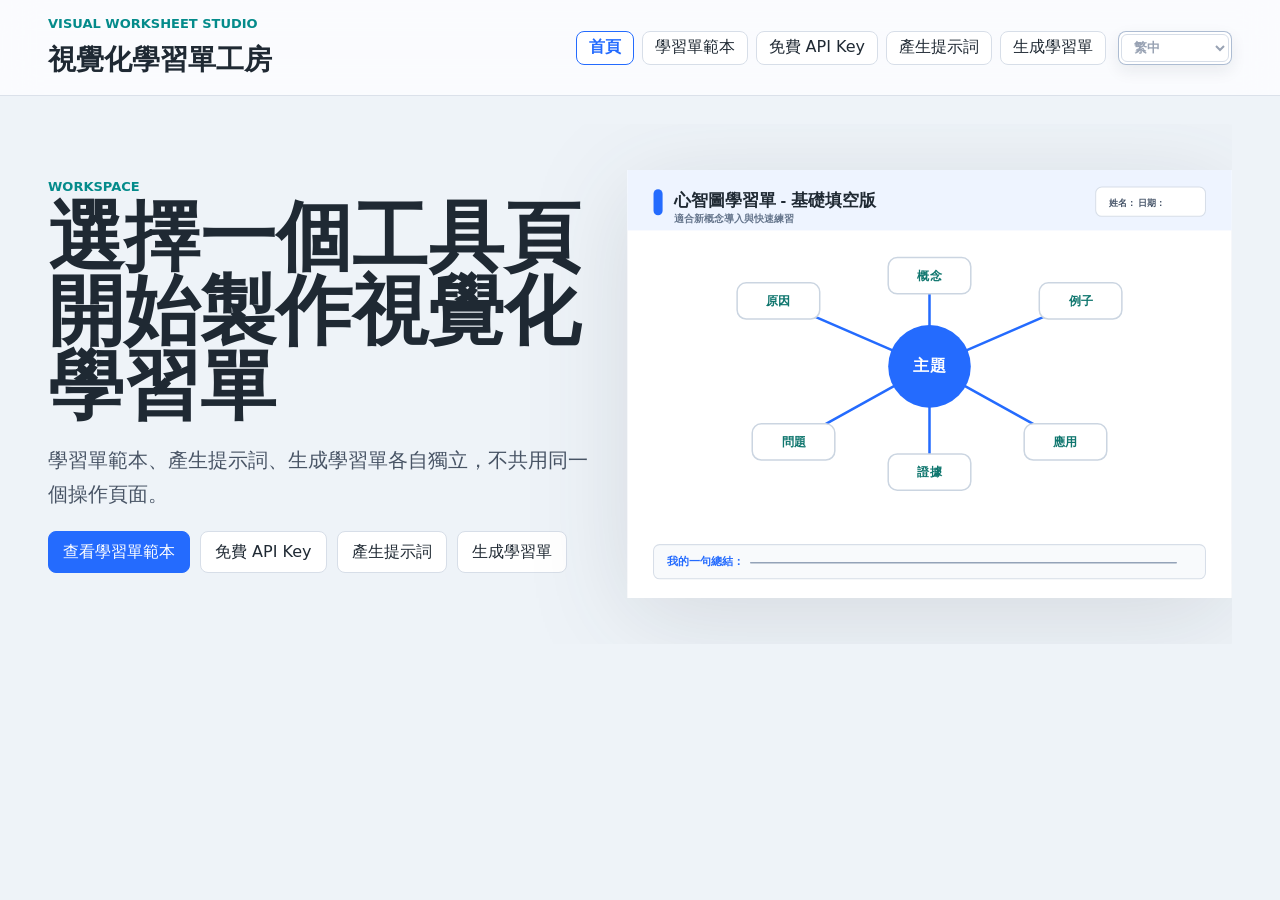
<file: index.html>
<!doctype html>
<html lang="zh-Hant">
  <head>
    <meta charset="utf-8">
    <meta name="viewport" content="width=device-width, initial-scale=1">
    <title>視覺化學習單工房</title>
    <link rel="stylesheet" href="styles.css?v=20260708-prompt-loading">
  </head>
  <body data-page="home">
    <header class="topbar">
      <div class="brand-row">
        <div class="brand-stack">
          <p class="eyebrow">Visual Worksheet Studio</p>
          <h1>視覺化學習單工房</h1>
        </div>
      </div>
      <nav aria-label="主要頁面">
        <a href="index.html" class="active">首頁</a>
        <a href="templates.html">學習單範本</a>
        <a href="free-api.html">免費 API Key</a>
        <a href="prompt.html">產生提示詞</a>
        <a href="draw.html">生成學習單</a>
      </nav>
    </header>

    <main>
      <section class="hero" aria-labelledby="hero-title">
        <div class="hero-copy">
          <p class="eyebrow">Workspace</p>
          <h2 id="hero-title">選擇一個工具頁開始製作視覺化學習單</h2>
          <p>學習單範本、產生提示詞、生成學習單各自獨立，不共用同一個操作頁面。</p>
          <div class="actions">
            <a class="button-link primary" href="templates.html">查看學習單範本</a>
            <a class="button-link" href="free-api.html">免費 API Key</a>
            <a class="button-link" href="prompt.html">產生提示詞</a>
            <a class="button-link" href="draw.html">生成學習單</a>
          </div>
        </div>
        <img src="image_sample/worksheet-01-mind-map.svg" alt="視覺化學習單版面預覽">
      </section>
    </main>
    <script src="app.js?v=20260708-prompt-loading"></script>
  </body>
</html>
</file>
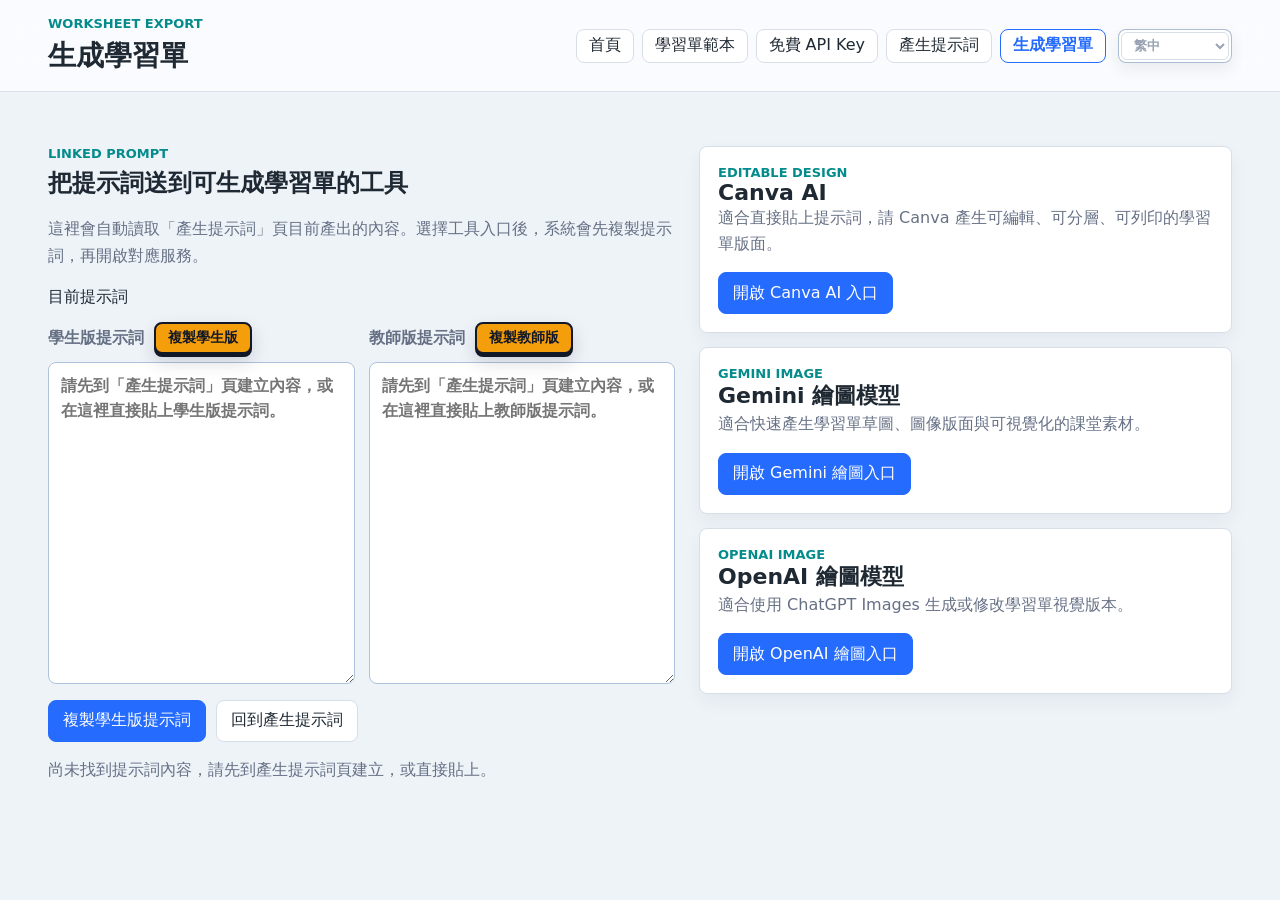
<file: draw.html>
<!doctype html>
<html lang="zh-Hant">
  <head>
    <meta charset="utf-8">
    <meta name="viewport" content="width=device-width, initial-scale=1">
    <title>生成學習單｜視覺化學習單工房</title>
    <link rel="stylesheet" href="styles.css?v=20260708-prompt-loading">
  </head>
  <body data-page="draw">
    <header class="topbar">
      <div>
        <p class="eyebrow">Worksheet Export</p>
        <h1>生成學習單</h1>
      </div>
      <nav aria-label="主要頁面">
        <a href="index.html">首頁</a>
        <a href="templates.html">學習單範本</a>
        <a href="free-api.html">免費 API Key</a>
        <a href="prompt.html">產生提示詞</a>
        <a href="draw.html" class="active">生成學習單</a>
      </nav>
    </header>

    <main>
      <section class="section generate-page page-shell">
        <div>
          <p class="eyebrow">Linked Prompt</p>
          <h2>把提示詞送到可生成學習單的工具</h2>
          <p class="lead-copy">這裡會自動讀取「產生提示詞」頁目前產出的內容。選擇工具入口後，系統會先複製提示詞，再開啟對應服務。</p>
          <div class="prompt-panel">
            <span>目前提示詞</span>
            <div class="prompt-output-grid">
              <label class="prompt-block">
                <span class="prompt-block-head">
                  學生版提示詞
                  <button id="copyStudentPrompt" type="button" class="inline-copy" data-target="studentPromptOutput">複製學生版</button>
                </span>
                <textarea id="studentPromptOutput" rows="12" class="prompt-output split-output" aria-label="學生版提示詞" placeholder="請先到「產生提示詞」頁建立內容，或在這裡直接貼上學生版提示詞。"></textarea>
              </label>
              <label class="prompt-block">
                <span class="prompt-block-head">
                  教師版提示詞
                  <button id="copyTeacherPrompt" type="button" class="inline-copy" data-target="teacherPromptOutput">複製教師版</button>
                </span>
                <textarea id="teacherPromptOutput" rows="12" class="prompt-output split-output" aria-label="教師版提示詞" placeholder="請先到「產生提示詞」頁建立內容，或在這裡直接貼上教師版提示詞。"></textarea>
              </label>
            </div>
          </div>
          <div class="actions">
            <button id="copyPrompt" class="primary" data-target="studentPromptOutput">複製學生版提示詞</button>
            <a id="backToPrompt" class="button-link" href="prompt.html">回到產生提示詞</a>
          </div>
          <p id="drawStatus" class="status" role="status"></p>
        </div>
        <div class="tool-entry-grid" aria-label="生成工具入口">
          <article class="tool-entry-card">
            <div>
              <p class="eyebrow">Editable Design</p>
              <h3>Canva AI</h3>
              <p>適合直接貼上提示詞，請 Canva 產生可編輯、可分層、可列印的學習單版面。</p>
            </div>
            <button id="openCanvaEdu" class="tool-entry-button" type="button">開啟 Canva AI 入口</button>
          </article>
          <article class="tool-entry-card">
            <div>
              <p class="eyebrow">Gemini Image</p>
              <h3>Gemini 繪圖模型</h3>
              <p>適合快速產生學習單草圖、圖像版面與可視覺化的課堂素材。</p>
            </div>
            <button id="openGeminiImage" class="tool-entry-button" type="button">開啟 Gemini 繪圖入口</button>
          </article>
          <article class="tool-entry-card">
            <div>
              <p class="eyebrow">OpenAI Image</p>
              <h3>OpenAI 繪圖模型</h3>
              <p>適合使用 ChatGPT Images 生成或修改學習單視覺版本。</p>
            </div>
            <button id="openOpenAiImage" class="tool-entry-button" type="button">開啟 OpenAI 繪圖入口</button>
          </article>
        </div>
      </section>
    </main>

    <script src="template_data.js?v=20260707"></script>
    <script src="app.js?v=20260708-prompt-loading"></script>
  </body>
</html>
</file>
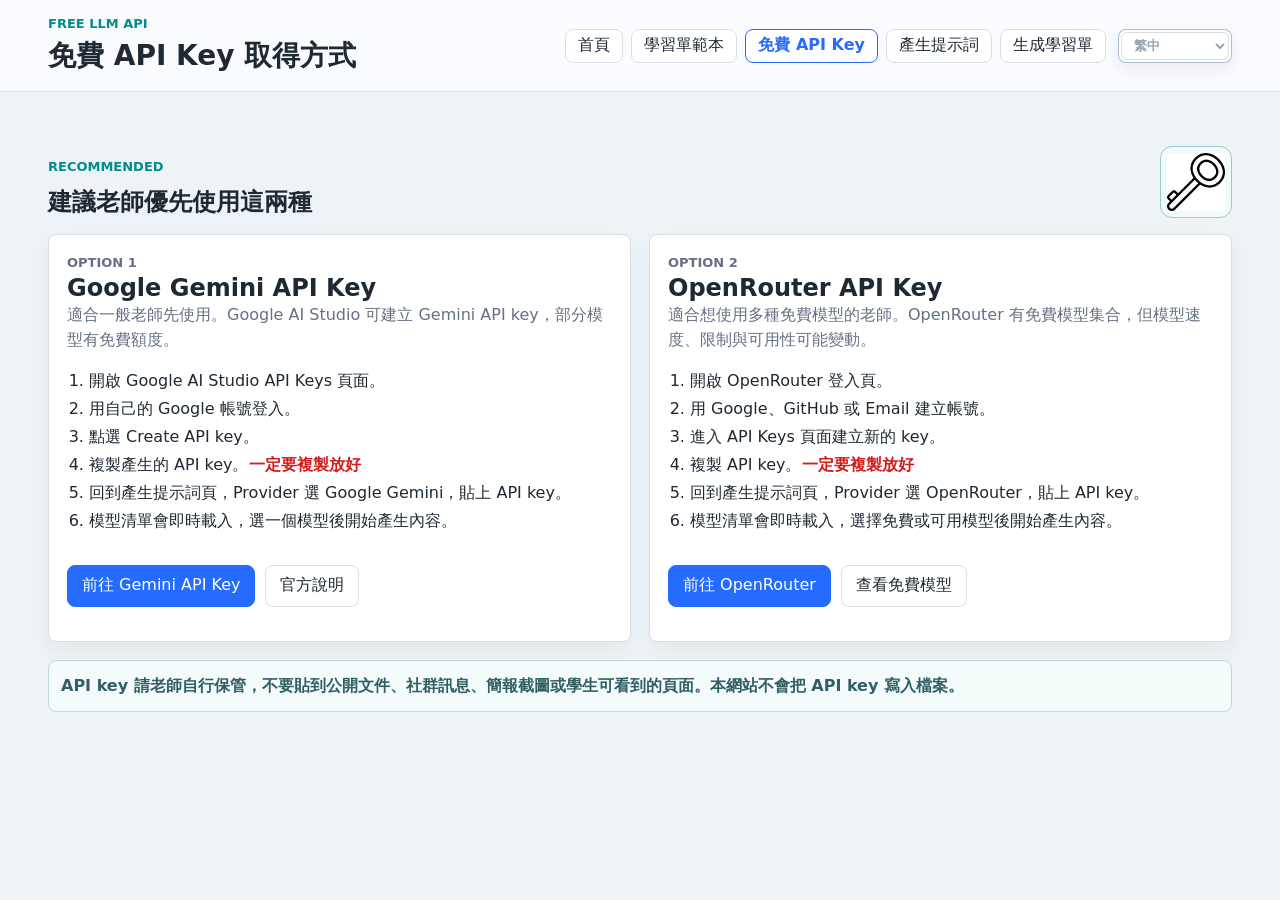
<file: free-api.html>
<!doctype html>
<html lang="zh-Hant">
  <head>
    <meta charset="utf-8">
    <meta name="viewport" content="width=device-width, initial-scale=1">
    <title>免費 API Key｜視覺化學習單工房</title>
    <link rel="stylesheet" href="styles.css?v=20260708-prompt-loading">
  </head>
  <body data-page="free-api">
    <header class="topbar">
      <div>
        <p class="eyebrow">Free LLM API</p>
        <h1>免費 API Key 取得方式</h1>
      </div>
      <nav aria-label="主要頁面">
        <a href="index.html">首頁</a>
        <a href="templates.html">學習單範本</a>
        <a href="free-api.html" class="active">免費 API Key</a>
        <a href="prompt.html">產生提示詞</a>
        <a href="draw.html">生成學習單</a>
      </nav>
    </header>

    <main>
      <section class="section page-shell">
        <div class="section-head">
          <div class="recommended-title">
            <p class="eyebrow">Recommended</p>
            <h2>建議老師優先使用這兩種</h2>
          </div>
          <a class="big-icon-link api-key-download-link" href="https://github.com/panggihsieh/ApiKey_Checker/releases" target="_blank" rel="noopener" data-tooltip="本地API key 查詢與設定免費軟體" aria-label="本地API key 查詢與設定免費軟體">
            <img src="ui_assets/icons8-password-key-100.gif" alt="">
          </a>
        </div>

        <div class="guide-grid">
          <article class="guide-card">
            <div>
              <p class="eyebrow">Option 1</p>
              <h2>Google Gemini API Key</h2>
              <p>適合一般老師先使用。Google AI Studio 可建立 Gemini API key，部分模型有免費額度。</p>
            </div>
            <ol>
              <li>開啟 Google AI Studio API Keys 頁面。</li>
              <li>用自己的 Google 帳號登入。</li>
              <li>點選 Create API key。</li>
              <li>複製產生的 API key。<span class="required-note">一定要複製放好</span></li>
              <li>回到產生提示詞頁，Provider 選 Google Gemini，貼上 API key。</li>
              <li>模型清單會即時載入，選一個模型後開始產生內容。</li>
            </ol>
            <div class="actions">
              <a class="button-link primary" href="https://aistudio.google.com/app/apikey" target="_blank" rel="noopener">前往 Gemini API Key</a>
              <a class="button-link" href="https://ai.google.dev/gemini-api/docs/api-key" target="_blank" rel="noopener">官方說明</a>
            </div>
          </article>

          <article class="guide-card">
            <div>
              <p class="eyebrow">Option 2</p>
              <h2>OpenRouter API Key</h2>
              <p>適合想使用多種免費模型的老師。OpenRouter 有免費模型集合，但模型速度、限制與可用性可能變動。</p>
            </div>
            <ol>
              <li>開啟 OpenRouter 登入頁。</li>
              <li>用 Google、GitHub 或 Email 建立帳號。</li>
              <li>進入 API Keys 頁面建立新的 key。</li>
              <li>複製 API key。<span class="required-note">一定要複製放好</span></li>
              <li>回到產生提示詞頁，Provider 選 OpenRouter，貼上 API key。</li>
              <li>模型清單會即時載入，選擇免費或可用模型後開始產生內容。</li>
            </ol>
            <div class="actions">
              <a class="button-link primary" href="https://openrouter.ai/sign-in" target="_blank" rel="noopener">前往 OpenRouter</a>
              <a class="button-link" href="https://openrouter.ai/collections/free-models" target="_blank" rel="noopener">查看免費模型</a>
            </div>
          </article>
        </div>

        <div class="field-help safety-note">
          API key 請老師自行保管，不要貼到公開文件、社群訊息、簡報截圖或學生可看到的頁面。本網站不會把 API key 寫入檔案。
        </div>
      </section>
    </main>
    <script src="app.js?v=20260708-prompt-loading"></script>
  </body>
</html>
</file>
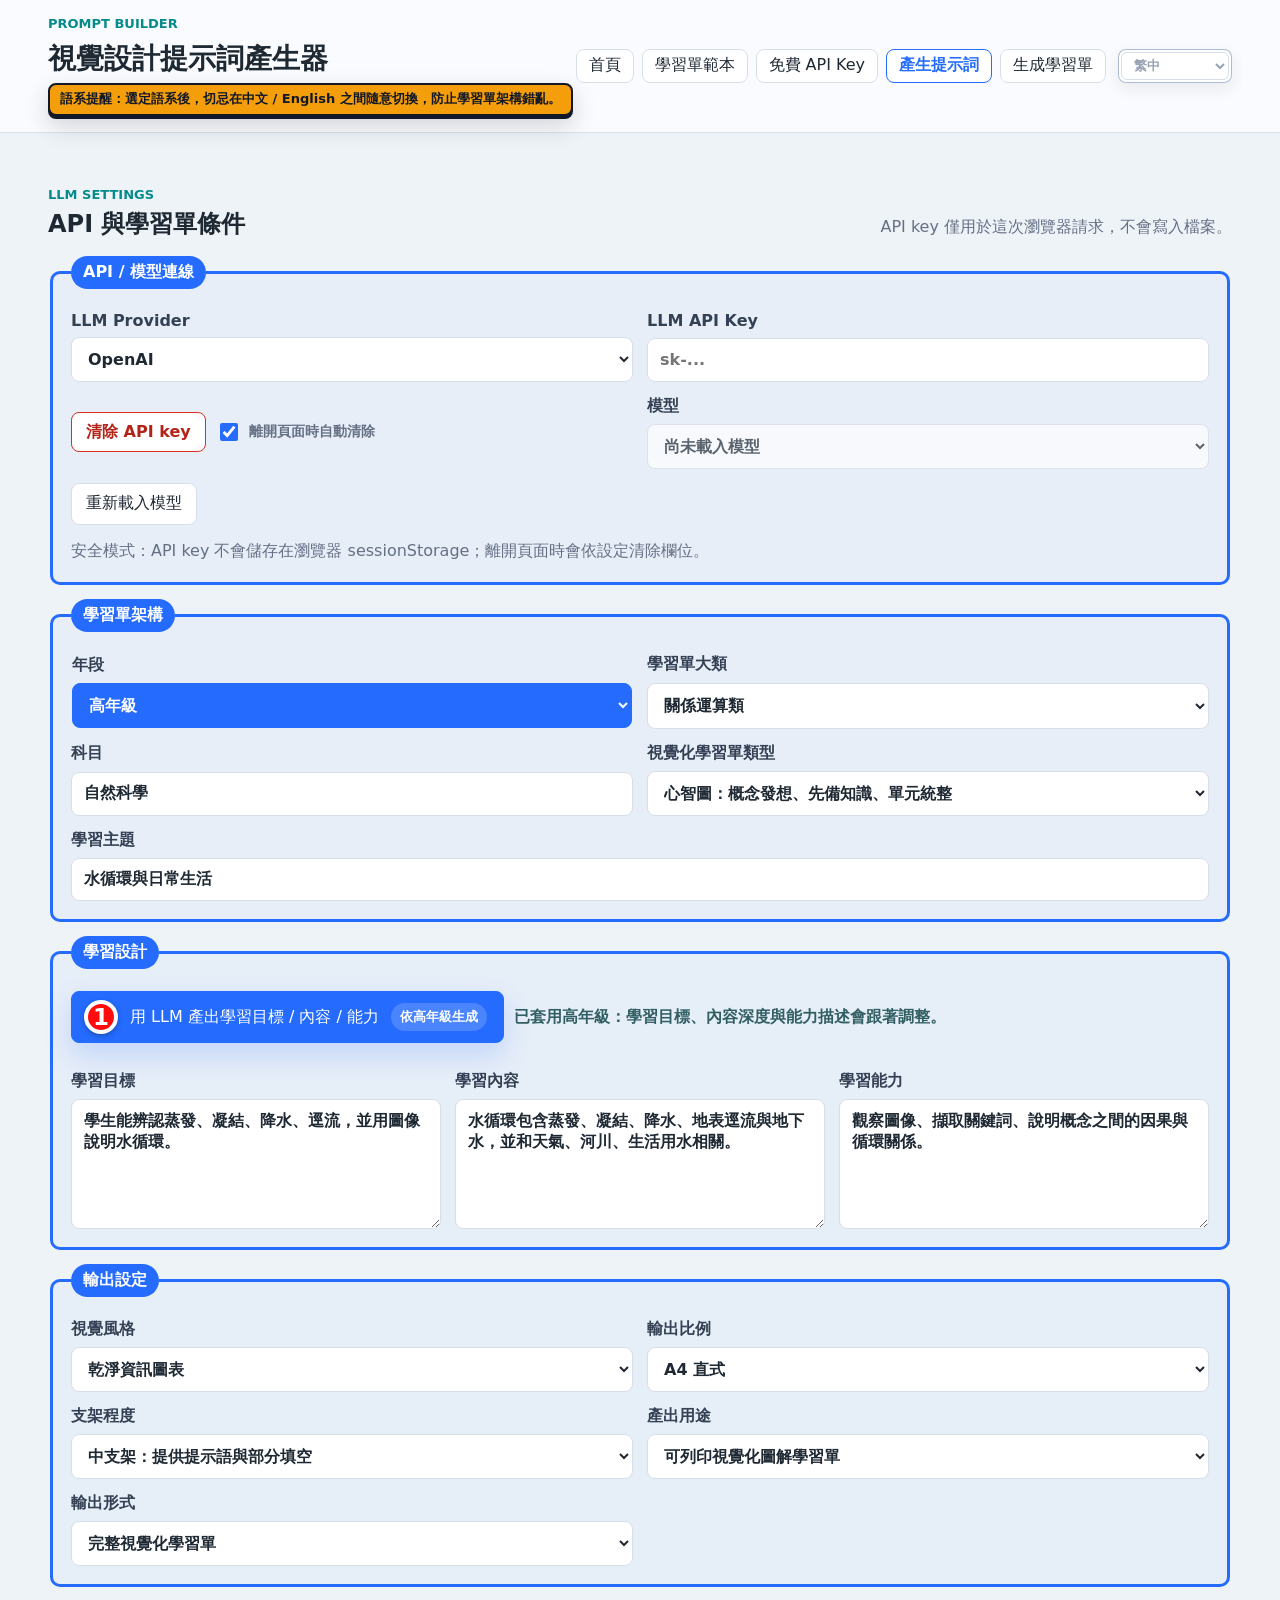
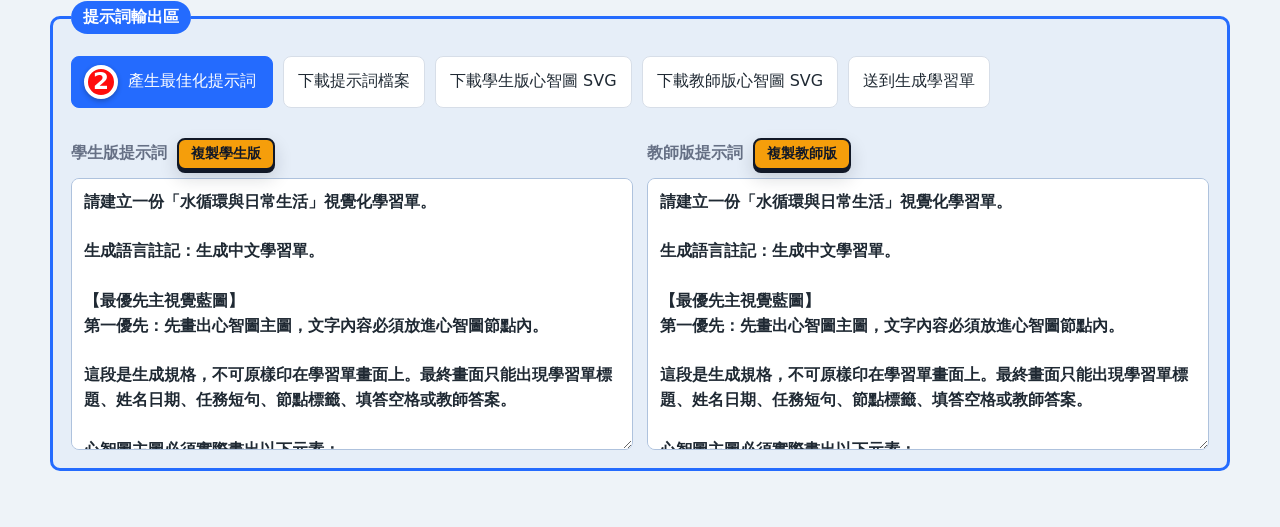
<file: prompt.html>
<!doctype html>
<html lang="zh-Hant">
  <head>
    <meta charset="utf-8">
    <meta name="viewport" content="width=device-width, initial-scale=1">
    <title>產生提示詞｜視覺化學習單工房</title>
    <link rel="stylesheet" href="styles.css?v=20260708-prompt-loading">
  </head>
  <body data-page="prompt">
    <header class="topbar">
      <div class="topbar-title">
        <p class="eyebrow">Prompt Builder</p>
        <h1>視覺設計提示詞產生器</h1>
        <p class="language-lock-note">語系提醒：選定語系後，切忌在中文 / English 之間隨意切換，防止學習單架構錯亂。</p>
      </div>
      <nav aria-label="主要頁面">
        <a href="index.html">首頁</a>
        <a href="templates.html">學習單範本</a>
        <a href="free-api.html">免費 API Key</a>
        <a href="prompt.html" class="active">產生提示詞</a>
        <a href="draw.html">生成學習單</a>
      </nav>
    </header>

    <main>
      <section class="section page-shell">
        <div class="section-head">
          <div>
            <p class="eyebrow">LLM Settings</p>
            <h2>API 與學習單條件</h2>
          </div>
          <span class="privacy">API key 僅用於這次瀏覽器請求，不會寫入檔案。</span>
        </div>

        <div class="form-grid">
          <fieldset class="blue-panel wide">
            <legend>API / 模型連線</legend>
            <div class="form-grid panel-grid">
              <label>
                LLM Provider
                <select id="llmProvider">
                  <option value="openai" selected>OpenAI</option>
                  <option value="deepseek">DeepSeek</option>
                  <option value="minimax">MiniMax</option>
                  <option value="glm">GLM / Z.AI</option>
                  <option value="anthropic">Anthropic Claude</option>
                  <option value="gemini">Google Gemini</option>
                  <option value="openrouter">OpenRouter</option>
                </select>
              </label>
              <label>
                LLM API Key
                <input id="apiKey" type="password" autocomplete="off" placeholder="依 Provider 貼上 API key">
              </label>
              <div class="api-key-security">
                <button id="clearApiKey" type="button">清除 API key</button>
                <label class="checkbox-label">
                  <input id="clearKeyOnLeave" type="checkbox" checked>
                  <span>離開頁面時自動清除</span>
                </label>
              </div>
              <label>
                模型
                <select id="modelName"></select>
              </label>
              <div class="actions compact-actions">
                <button id="reloadModels" type="button">重新載入模型</button>
              </div>
              <p id="modelStatus" class="status wide" role="status"></p>
              <p id="providerHelp" class="field-help"></p>
            </div>
          </fieldset>

          <fieldset class="blue-panel wide">
            <legend>學習單架構</legend>
            <div class="form-grid panel-grid">
              <label id="stageField" class="stage-field">
                年段
                <select id="stage">
                  <option value="low">低年級</option>
                  <option value="middle">中年級</option>
                  <option value="high" selected>高年級</option>
                </select>
              </label>
              <label id="worksheetFamilyField">
                學習單大類
                <select id="worksheetFamily">
                  <option value="relation">關係運算類</option>
                  <option value="class">類運算類</option>
                </select>
              </label>
              <label id="subjectField">
                科目
                <input id="subject" value="自然科學">
              </label>
              <label id="visualTypeField">
                視覺化學習單類型
                <select id="visualType"></select>
              </label>
              <p id="visualTypeHelp" class="field-help wide"></p>
              <label class="wide">
                學習主題
                <input id="topic" value="水循環與日常生活">
              </label>
            </div>
          </fieldset>

          <fieldset class="blue-panel wide">
            <legend>學習設計</legend>
            <div class="form-grid panel-grid">
              <div class="actions wide compact-actions stage-generation-actions">
                <button id="generateLearningFields" class="primary stage-generate-button">
                  <span class="step-icon stage-step-icon" aria-hidden="true">1</span>
                  <span>用 LLM 產出學習目標 / 內容 / 能力</span>
                  <strong id="stageGenerateBadge">依高年級生成</strong>
                </button>
                <p id="stageGenerateCue" class="stage-generate-cue">年段會同步影響學習目標、內容深度與能力描述。</p>
              </div>
              <p id="fieldStatus" class="status wide" role="status"></p>
              <div class="learning-fields-grid wide">
                <label>
                  學習目標
                  <textarea id="goal" rows="5">學生能辨認蒸發、凝結、降水、逕流，並用圖像說明水循環。</textarea>
                </label>
                <label>
                  學習內容
                  <textarea id="learningContent" rows="5">水循環包含蒸發、凝結、降水、地表逕流與地下水，並和天氣、河川、生活用水相關。</textarea>
                </label>
                <label>
                  學習能力
                  <textarea id="learningAbility" rows="5">觀察圖像、擷取關鍵詞、說明概念之間的因果與循環關係。</textarea>
                </label>
              </div>
            </div>
          </fieldset>

          <fieldset class="blue-panel wide">
            <legend>輸出設定</legend>
            <div class="form-grid panel-grid">
              <label>
                視覺風格
                <select id="style">
                  <option>乾淨資訊圖表</option>
                  <option>手繪課堂筆記</option>
                  <option>可愛插畫</option>
                  <option>極簡黑白列印</option>
                </select>
              </label>
              <label>
                輸出比例
                <select id="ratio">
                  <option>A4 直式</option>
                  <option>A4 橫式</option>
                  <option>16:9 投影片</option>
                  <option>方形社群圖</option>
                </select>
              </label>
              <label>
                支架程度
                <select id="scaffold">
                  <option>高支架：提供圖示、關鍵詞與句型</option>
                  <option selected>中支架：提供提示語與部分填空</option>
                  <option>低支架：開放整理與延伸挑戰</option>
                </select>
              </label>
              <label>
                產出用途
                <select id="canvaUse">
                  <option selected>可列印視覺化圖解學習單</option>
                  <option>課堂投影活動頁</option>
                  <option>學生小組討論海報</option>
                  <option>課末形成性評量單</option>
                </select>
              </label>
              <label>
                輸出形式
                <select id="outputMode">
                  <option value="worksheet" selected>完整視覺化學習單</option>
                  <option value="svg-structure">只輸出 SVG 圖片結構</option>
                </select>
              </label>
            </div>
          </fieldset>
        </div>

        <fieldset class="blue-panel prompt-output-panel">
          <legend>提示詞輸出區</legend>
          <div class="actions">
            <button id="generatePrompt" class="primary prompt-generate-button">
              <span class="step-icon" aria-hidden="true">2</span>
              <span>產生最佳化提示詞</span>
              <span class="prompt-loading-indicator" aria-hidden="true">
                <span class="prompt-loading-clock"></span>
                <span>生成中...</span>
              </span>
            </button>
            <button id="savePrompt">下載提示詞檔案</button>
            <button id="downloadStudentMindMap" type="button">下載學生版心智圖 SVG</button>
            <button id="downloadTeacherMindMap" type="button">下載教師版心智圖 SVG</button>
            <a class="button-link" href="draw.html">送到生成學習單</a>
          </div>
          <p id="promptStatus" class="status" role="status"></p>

          <div class="prompt-output-grid">
            <label class="prompt-block">
              <span class="prompt-block-head">
                學生版提示詞
                <button id="copyStudentPrompt" type="button" class="inline-copy" data-target="studentPromptOutput">複製學生版</button>
              </span>
              <textarea id="studentPromptOutput" class="prompt-output split-output" rows="10" aria-label="學生版提示詞"></textarea>
            </label>
            <label class="prompt-block">
              <span class="prompt-block-head">
                教師版提示詞
                <button id="copyTeacherPrompt" type="button" class="inline-copy" data-target="teacherPromptOutput">複製教師版</button>
              </span>
              <textarea id="teacherPromptOutput" class="prompt-output split-output" rows="10" aria-label="教師版提示詞"></textarea>
            </label>
          </div>
        </fieldset>
      </section>
    </main>

    <script src="template_data.js?v=20260707"></script>
    <script src="app.js?v=20260708-prompt-loading"></script>
  </body>
</html>
</file>
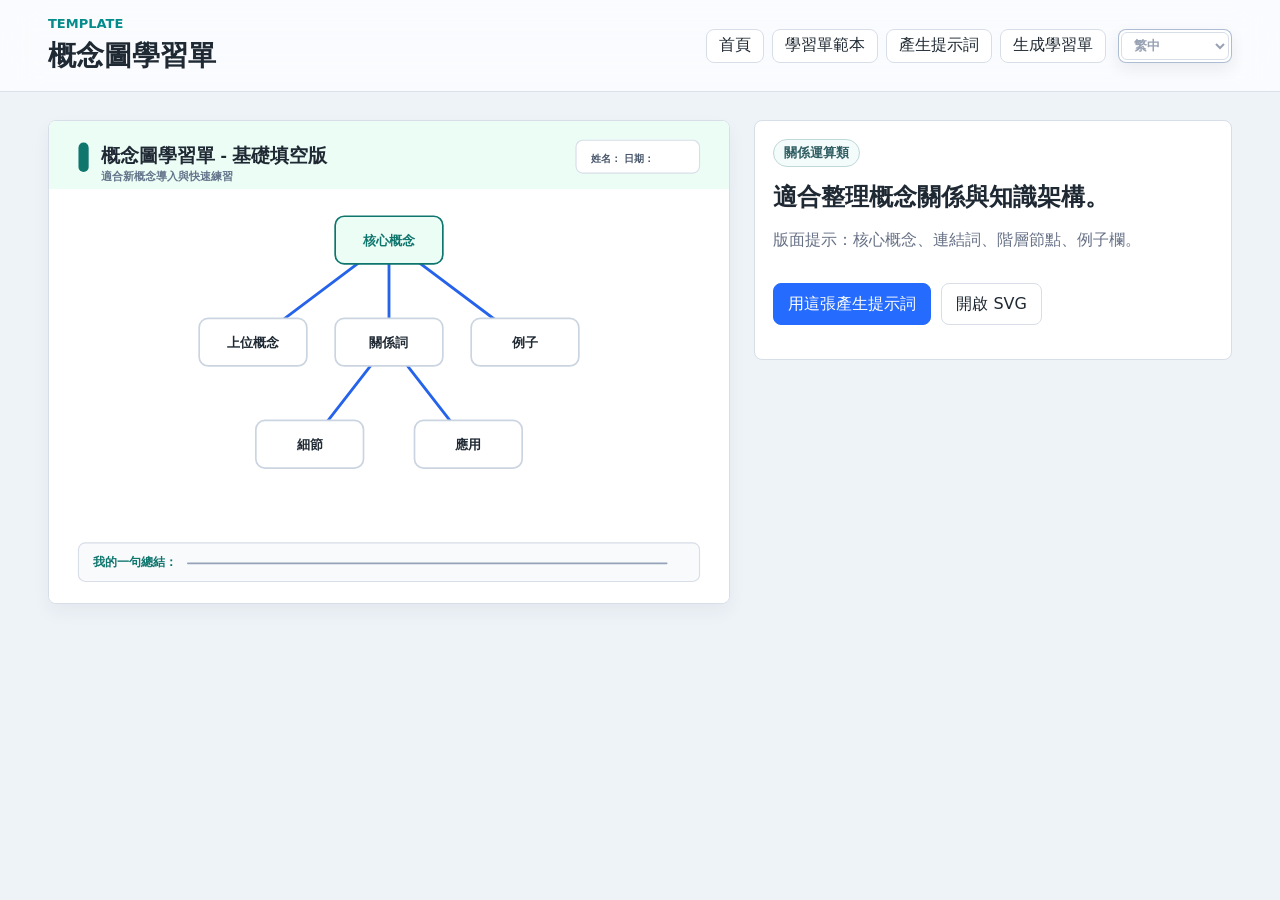
<file: template-concept-map.html>
<!doctype html>
<html lang="zh-Hant">
  <head>
    <meta charset="utf-8">
    <meta name="viewport" content="width=device-width, initial-scale=1">
    <title>概念圖學習單｜視覺化學習單工房</title>
    <link rel="stylesheet" href="styles.css?v=20260708-prompt-loading">
  </head>
  <body>
    <header class="topbar">
      <div>
        <p class="eyebrow">Template</p>
        <h1>概念圖學習單</h1>
      </div>
      <nav aria-label="主要頁面">
        <a href="index.html">首頁</a>
        <a href="templates.html">學習單範本</a>
        <a href="prompt.html?template=concept-map">產生提示詞</a>
        <a href="draw.html">生成學習單</a>
      </nav>
    </header>
    <main>
      <section class="template-detail">
        <img src="image_sample/worksheet-31-concept-map.svg" alt="概念圖學習單">
        <div class="template-notes">
          <span class="logic-badge">關係運算類</span>
          <h2>適合整理概念關係與知識架構。</h2>
          <p>版面提示：核心概念、連結詞、階層節點、例子欄。</p>
          <div class="actions">
            <a class="button-link primary" href="prompt.html?template=concept-map">用這張產生提示詞</a>
            <a class="button-link" href="image_sample/worksheet-31-concept-map.svg" target="_blank" rel="noopener">開啟 SVG</a>
          </div>
        </div>
      </section>
    </main>
    <script src="app.js?v=20260708-prompt-loading"></script>
  </body>
</html>
</file>
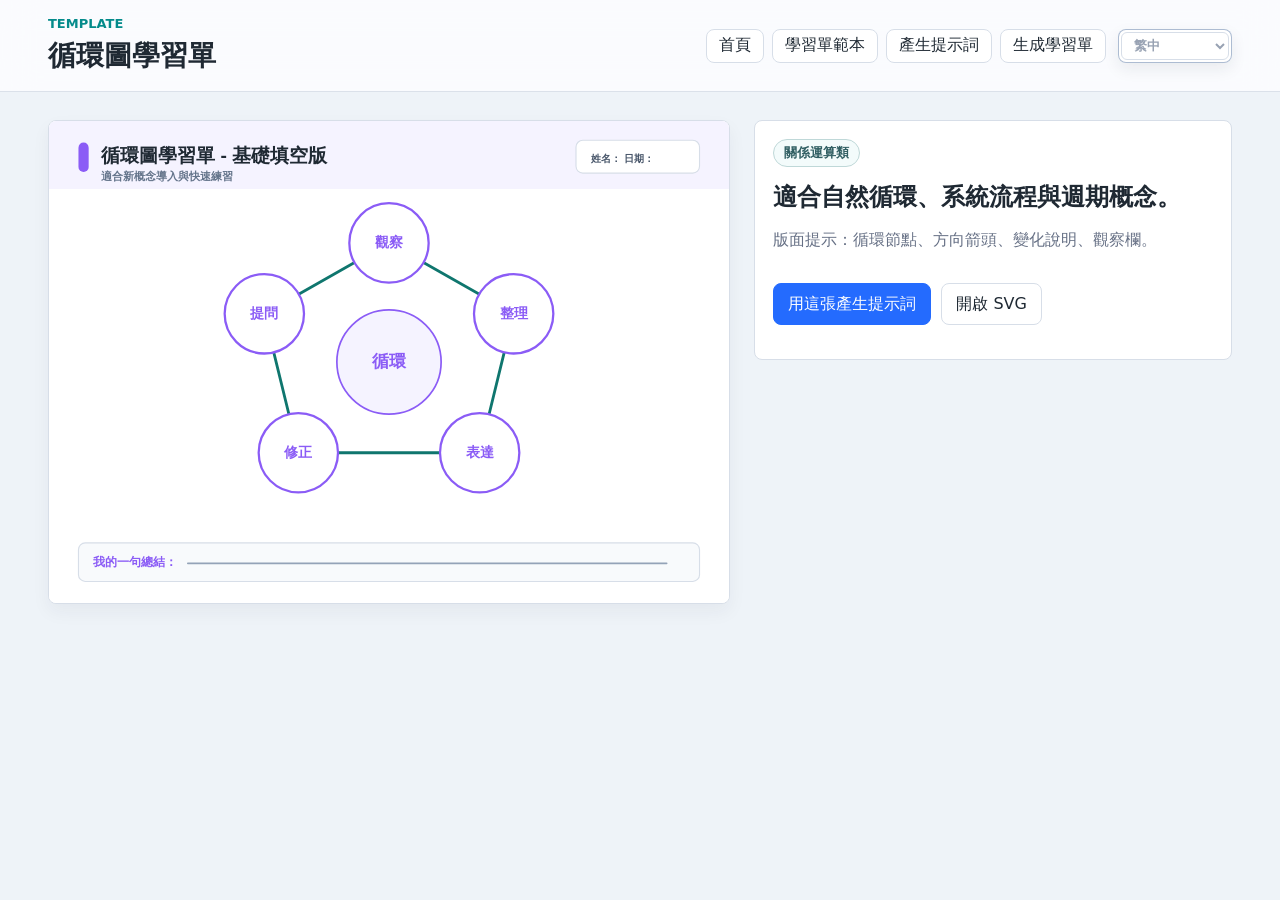
<file: template-cycle.html>
<!doctype html>
<html lang="zh-Hant">
  <head>
    <meta charset="utf-8">
    <meta name="viewport" content="width=device-width, initial-scale=1">
    <title>循環圖學習單｜視覺化學習單工房</title>
    <link rel="stylesheet" href="styles.css?v=20260708-prompt-loading">
  </head>
  <body>
    <header class="topbar">
      <div>
        <p class="eyebrow">Template</p>
        <h1>循環圖學習單</h1>
      </div>
      <nav aria-label="主要頁面">
        <a href="index.html">首頁</a>
        <a href="templates.html">學習單範本</a>
        <a href="prompt.html?template=cycle">產生提示詞</a>
        <a href="draw.html">生成學習單</a>
      </nav>
    </header>
    <main>
      <section class="template-detail">
        <img src="image_sample/worksheet-41-cycle.svg" alt="循環圖學習單">
        <div class="template-notes">
          <span class="logic-badge">關係運算類</span>
          <h2>適合自然循環、系統流程與週期概念。</h2>
          <p>版面提示：循環節點、方向箭頭、變化說明、觀察欄。</p>
          <div class="actions">
            <a class="button-link primary" href="prompt.html?template=cycle">用這張產生提示詞</a>
            <a class="button-link" href="image_sample/worksheet-41-cycle.svg" target="_blank" rel="noopener">開啟 SVG</a>
          </div>
        </div>
      </section>
    </main>
    <script src="app.js?v=20260708-prompt-loading"></script>
  </body>
</html>
</file>
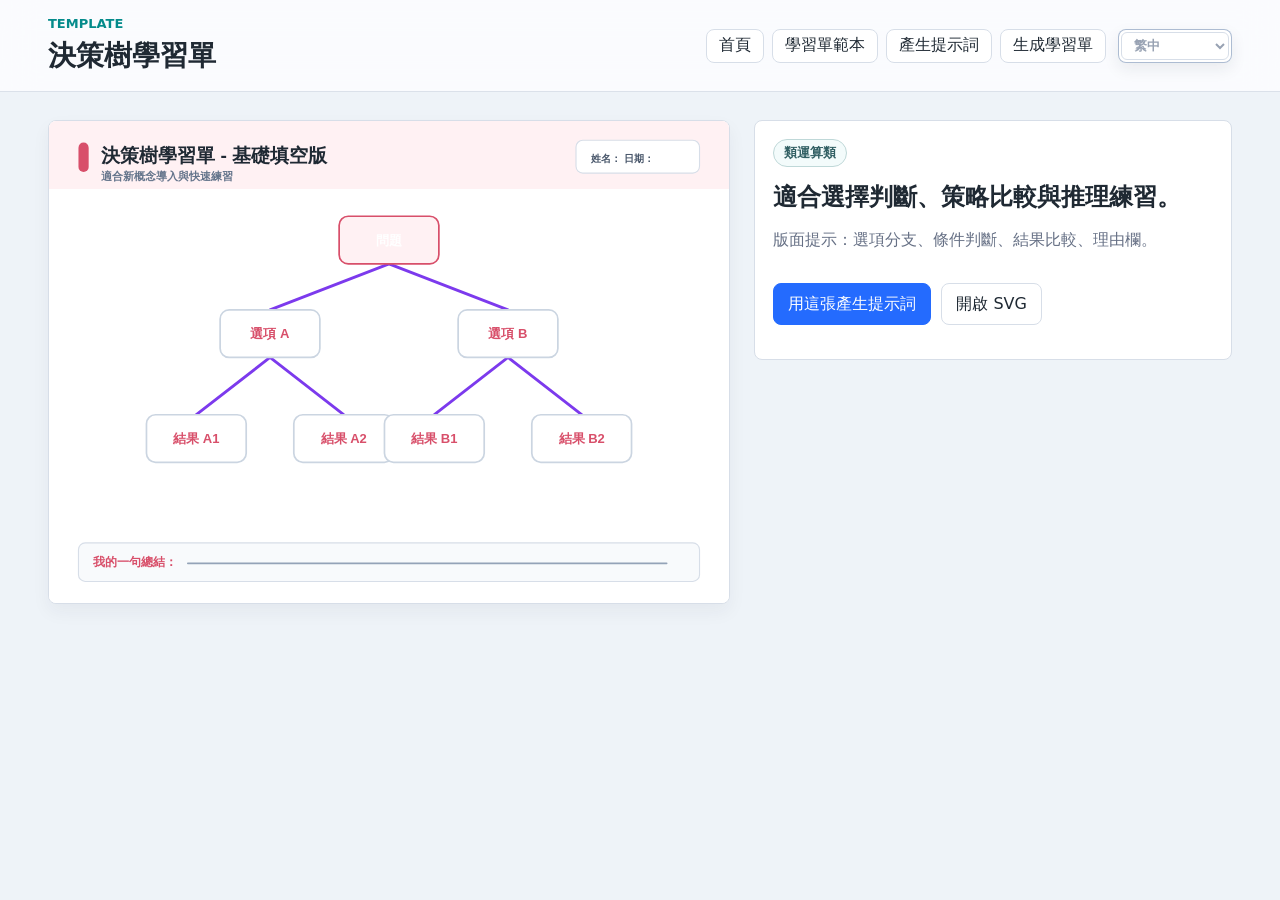
<file: template-decision-tree.html>
<!doctype html>
<html lang="zh-Hant">
  <head>
    <meta charset="utf-8">
    <meta name="viewport" content="width=device-width, initial-scale=1">
    <title>決策樹學習單｜視覺化學習單工房</title>
    <link rel="stylesheet" href="styles.css?v=20260708-prompt-loading">
  </head>
  <body>
    <header class="topbar">
      <div>
        <p class="eyebrow">Template</p>
        <h1>決策樹學習單</h1>
      </div>
      <nav aria-label="主要頁面">
        <a href="index.html">首頁</a>
        <a href="templates.html">學習單範本</a>
        <a href="prompt.html?template=decision-tree">產生提示詞</a>
        <a href="draw.html">生成學習單</a>
      </nav>
    </header>
    <main>
      <section class="template-detail">
        <img src="image_sample/worksheet-36-decision-tree.svg" alt="決策樹學習單">
        <div class="template-notes">
          <span class="logic-badge">類運算類</span>
          <h2>適合選擇判斷、策略比較與推理練習。</h2>
          <p>版面提示：選項分支、條件判斷、結果比較、理由欄。</p>
          <div class="actions">
            <a class="button-link primary" href="prompt.html?template=decision-tree">用這張產生提示詞</a>
            <a class="button-link" href="image_sample/worksheet-36-decision-tree.svg" target="_blank" rel="noopener">開啟 SVG</a>
          </div>
        </div>
      </section>
    </main>
    <script src="app.js?v=20260708-prompt-loading"></script>
  </body>
</html>
</file>
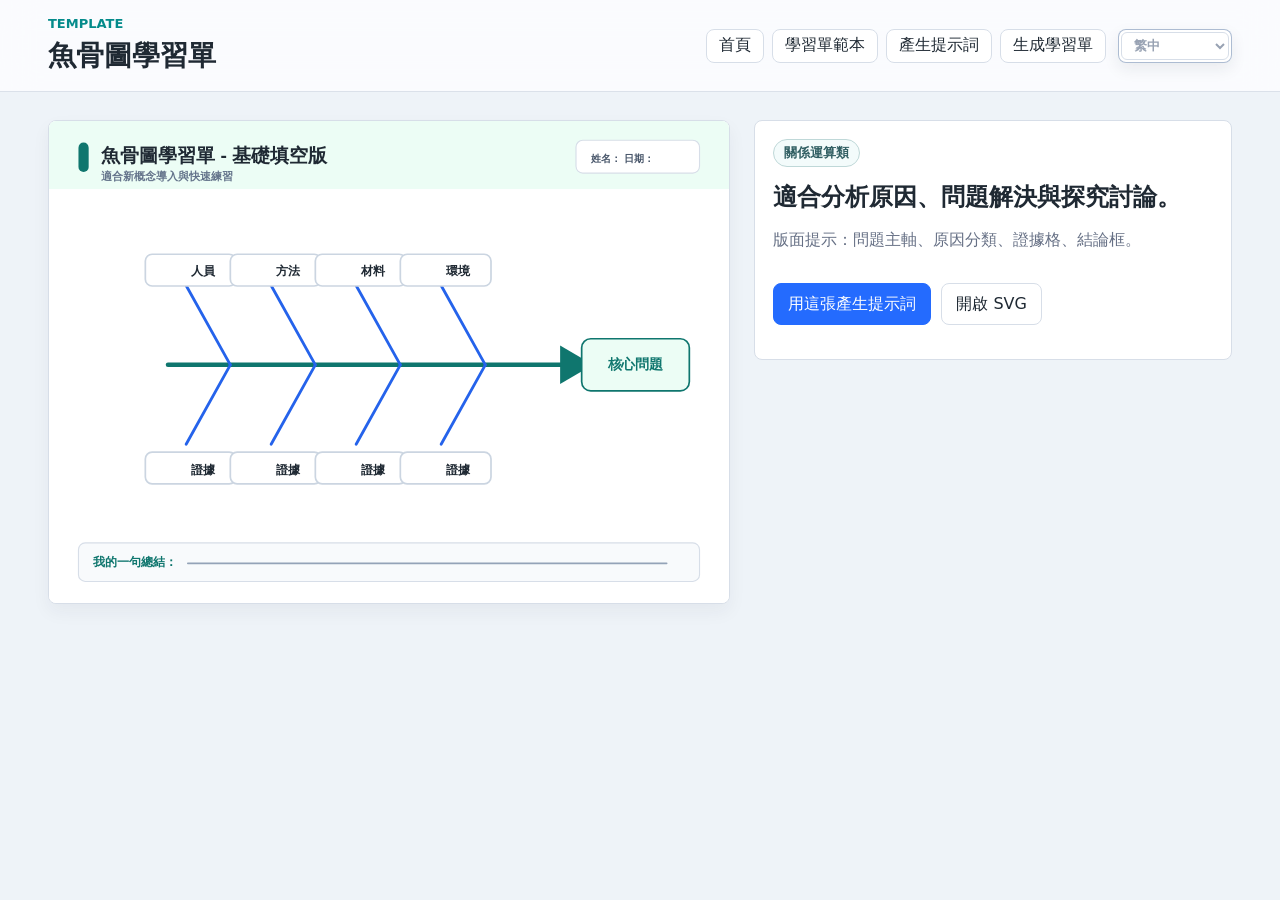
<file: template-fishbone.html>
<!doctype html>
<html lang="zh-Hant">
  <head>
    <meta charset="utf-8">
    <meta name="viewport" content="width=device-width, initial-scale=1">
    <title>魚骨圖學習單｜視覺化學習單工房</title>
    <link rel="stylesheet" href="styles.css?v=20260708-prompt-loading">
  </head>
  <body>
    <header class="topbar">
      <div>
        <p class="eyebrow">Template</p>
        <h1>魚骨圖學習單</h1>
      </div>
      <nav aria-label="主要頁面">
        <a href="index.html">首頁</a>
        <a href="templates.html">學習單範本</a>
        <a href="prompt.html?template=fishbone">產生提示詞</a>
        <a href="draw.html">生成學習單</a>
      </nav>
    </header>
    <main>
      <section class="template-detail">
        <img src="image_sample/worksheet-06-fishbone.svg" alt="魚骨圖學習單">
        <div class="template-notes">
          <span class="logic-badge">關係運算類</span>
          <h2>適合分析原因、問題解決與探究討論。</h2>
          <p>版面提示：問題主軸、原因分類、證據格、結論框。</p>
          <div class="actions">
            <a class="button-link primary" href="prompt.html?template=fishbone">用這張產生提示詞</a>
            <a class="button-link" href="image_sample/worksheet-06-fishbone.svg" target="_blank" rel="noopener">開啟 SVG</a>
          </div>
        </div>
      </section>
    </main>
    <script src="app.js?v=20260708-prompt-loading"></script>
  </body>
</html>
</file>
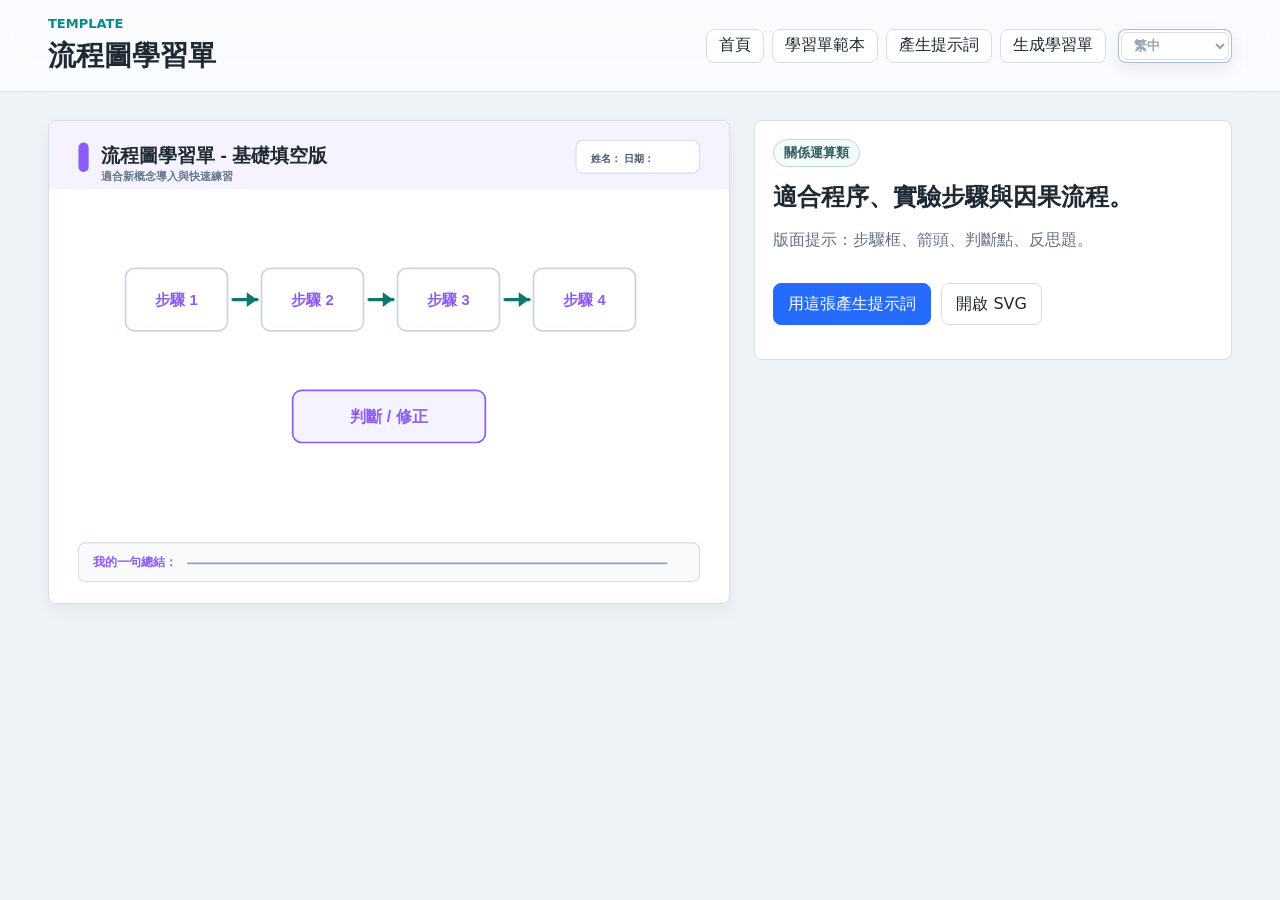
<file: template-flowchart.html>
<!doctype html>
<html lang="zh-Hant">
  <head>
    <meta charset="utf-8">
    <meta name="viewport" content="width=device-width, initial-scale=1">
    <title>流程圖學習單｜視覺化學習單工房</title>
    <link rel="stylesheet" href="styles.css?v=20260708-prompt-loading">
  </head>
  <body>
    <header class="topbar">
      <div>
        <p class="eyebrow">Template</p>
        <h1>流程圖學習單</h1>
      </div>
      <nav aria-label="主要頁面">
        <a href="index.html">首頁</a>
        <a href="templates.html">學習單範本</a>
        <a href="prompt.html?template=flowchart">產生提示詞</a>
        <a href="draw.html">生成學習單</a>
      </nav>
    </header>
    <main>
      <section class="template-detail">
        <img src="image_sample/worksheet-16-flowchart.svg" alt="流程圖學習單">
        <div class="template-notes">
          <span class="logic-badge">關係運算類</span>
          <h2>適合程序、實驗步驟與因果流程。</h2>
          <p>版面提示：步驟框、箭頭、判斷點、反思題。</p>
          <div class="actions">
            <a class="button-link primary" href="prompt.html?template=flowchart">用這張產生提示詞</a>
            <a class="button-link" href="image_sample/worksheet-16-flowchart.svg" target="_blank" rel="noopener">開啟 SVG</a>
          </div>
        </div>
      </section>
    </main>
    <script src="app.js?v=20260708-prompt-loading"></script>
  </body>
</html>
</file>
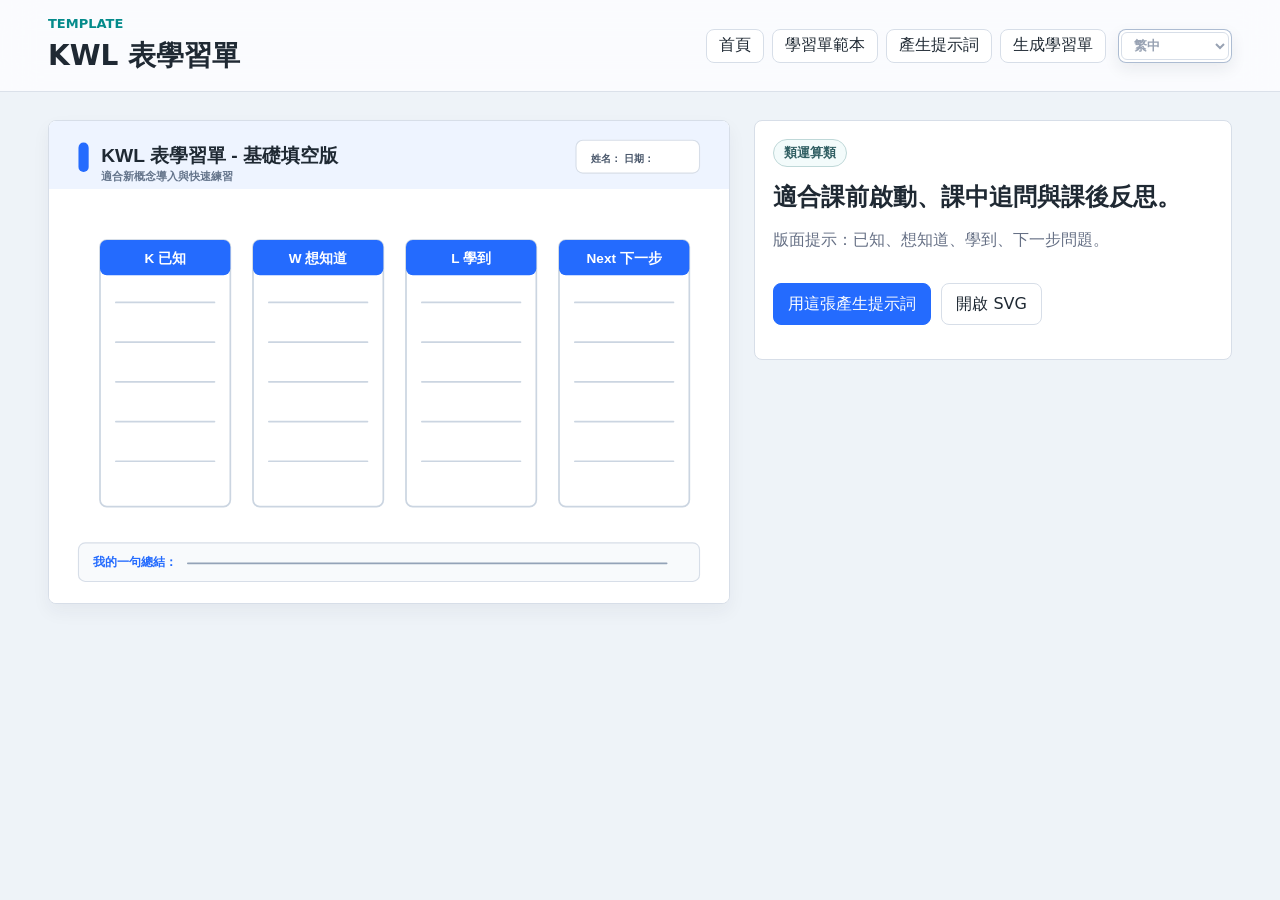
<file: template-kwl.html>
<!doctype html>
<html lang="zh-Hant">
  <head>
    <meta charset="utf-8">
    <meta name="viewport" content="width=device-width, initial-scale=1">
    <title>KWL 表學習單｜視覺化學習單工房</title>
    <link rel="stylesheet" href="styles.css?v=20260708-prompt-loading">
  </head>
  <body>
    <header class="topbar">
      <div>
        <p class="eyebrow">Template</p>
        <h1>KWL 表學習單</h1>
      </div>
      <nav aria-label="主要頁面">
        <a href="index.html">首頁</a>
        <a href="templates.html">學習單範本</a>
        <a href="prompt.html?template=kwl">產生提示詞</a>
        <a href="draw.html">生成學習單</a>
      </nav>
    </header>
    <main>
      <section class="template-detail">
        <img src="image_sample/worksheet-26-kwl.svg" alt="KWL 表學習單">
        <div class="template-notes">
          <span class="logic-badge">類運算類</span>
          <h2>適合課前啟動、課中追問與課後反思。</h2>
          <p>版面提示：已知、想知道、學到、下一步問題。</p>
          <div class="actions">
            <a class="button-link primary" href="prompt.html?template=kwl">用這張產生提示詞</a>
            <a class="button-link" href="image_sample/worksheet-26-kwl.svg" target="_blank" rel="noopener">開啟 SVG</a>
          </div>
        </div>
      </section>
    </main>
    <script src="app.js?v=20260708-prompt-loading"></script>
  </body>
</html>
</file>
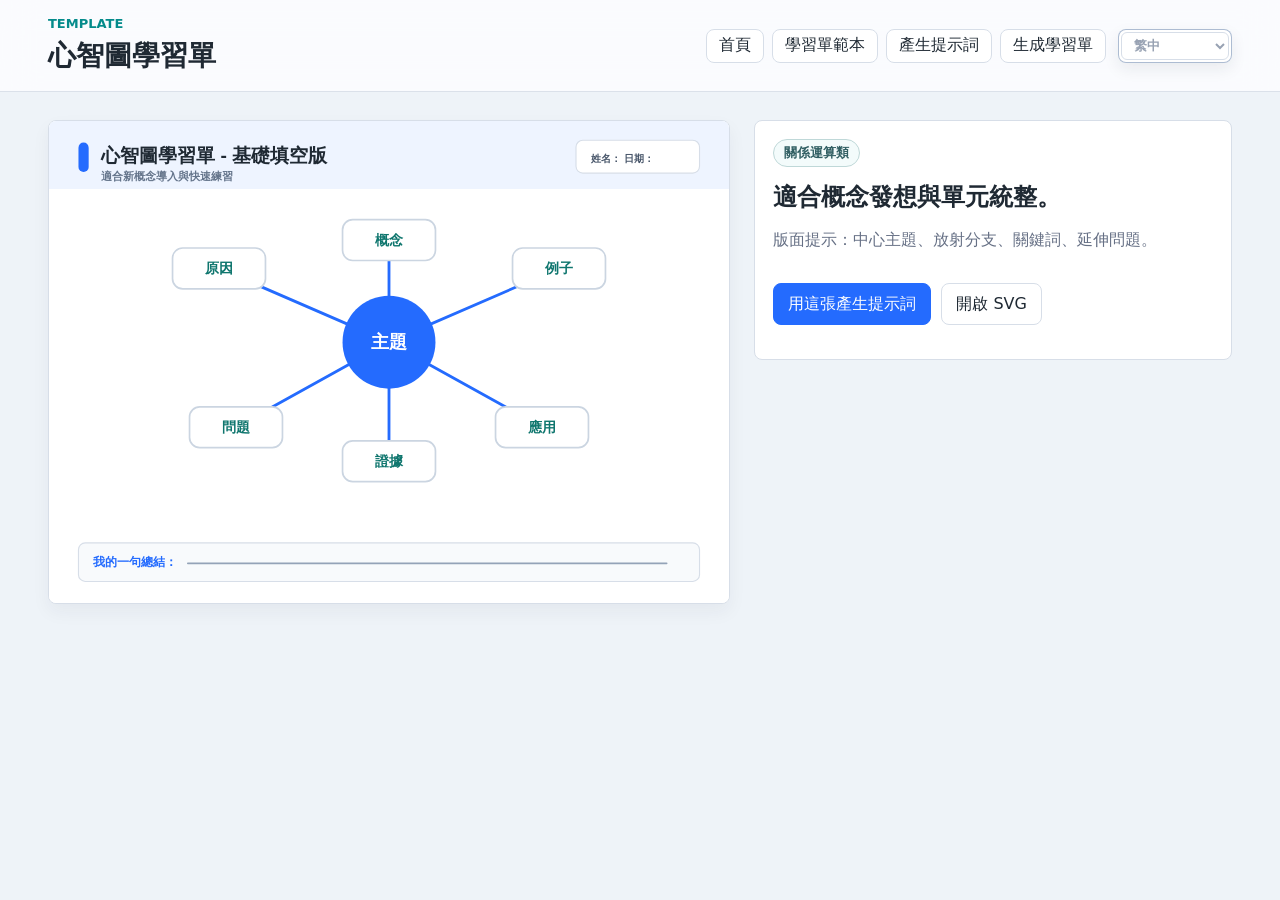
<file: template-mind-map.html>
<!doctype html>
<html lang="zh-Hant">
  <head>
    <meta charset="utf-8">
    <meta name="viewport" content="width=device-width, initial-scale=1">
    <title>心智圖學習單｜視覺化學習單工房</title>
    <link rel="stylesheet" href="styles.css?v=20260708-prompt-loading">
  </head>
  <body>
    <header class="topbar">
      <div>
        <p class="eyebrow">Template</p>
        <h1>心智圖學習單</h1>
      </div>
      <nav aria-label="主要頁面">
        <a href="index.html">首頁</a>
        <a href="templates.html">學習單範本</a>
        <a href="prompt.html?template=mind-map">產生提示詞</a>
        <a href="draw.html">生成學習單</a>
      </nav>
    </header>
    <main>
      <section class="template-detail">
        <img src="image_sample/worksheet-01-mind-map.svg" alt="心智圖學習單">
        <div class="template-notes">
          <span class="logic-badge">關係運算類</span>
          <h2>適合概念發想與單元統整。</h2>
          <p>版面提示：中心主題、放射分支、關鍵詞、延伸問題。</p>
          <div class="actions">
            <a class="button-link primary" href="prompt.html?template=mind-map">用這張產生提示詞</a>
            <a class="button-link" href="image_sample/worksheet-01-mind-map.svg" target="_blank" rel="noopener">開啟 SVG</a>
          </div>
        </div>
      </section>
    </main>
    <script src="app.js?v=20260708-prompt-loading"></script>
  </body>
</html>
</file>
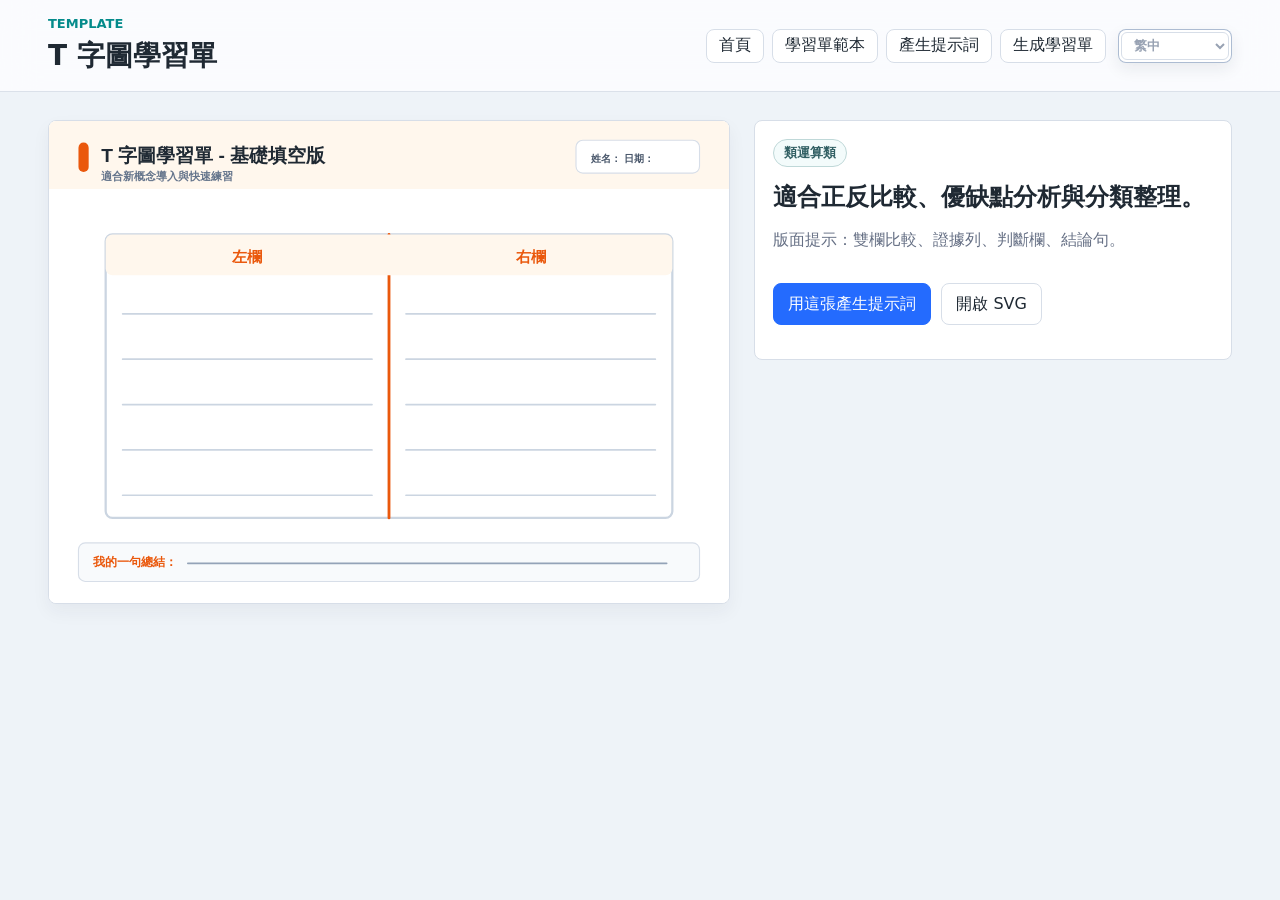
<file: template-t-chart.html>
<!doctype html>
<html lang="zh-Hant">
  <head>
    <meta charset="utf-8">
    <meta name="viewport" content="width=device-width, initial-scale=1">
    <title>T 字圖學習單｜視覺化學習單工房</title>
    <link rel="stylesheet" href="styles.css?v=20260708-prompt-loading">
  </head>
  <body>
    <header class="topbar">
      <div>
        <p class="eyebrow">Template</p>
        <h1>T 字圖學習單</h1>
      </div>
      <nav aria-label="主要頁面">
        <a href="index.html">首頁</a>
        <a href="templates.html">學習單範本</a>
        <a href="prompt.html?template=t-chart">產生提示詞</a>
        <a href="draw.html">生成學習單</a>
      </nav>
    </header>
    <main>
      <section class="template-detail">
        <img src="image_sample/worksheet-46-t-chart.svg" alt="T 字圖學習單">
        <div class="template-notes">
          <span class="logic-badge">類運算類</span>
          <h2>適合正反比較、優缺點分析與分類整理。</h2>
          <p>版面提示：雙欄比較、證據列、判斷欄、結論句。</p>
          <div class="actions">
            <a class="button-link primary" href="prompt.html?template=t-chart">用這張產生提示詞</a>
            <a class="button-link" href="image_sample/worksheet-46-t-chart.svg" target="_blank" rel="noopener">開啟 SVG</a>
          </div>
        </div>
      </section>
    </main>
    <script src="app.js?v=20260708-prompt-loading"></script>
  </body>
</html>
</file>
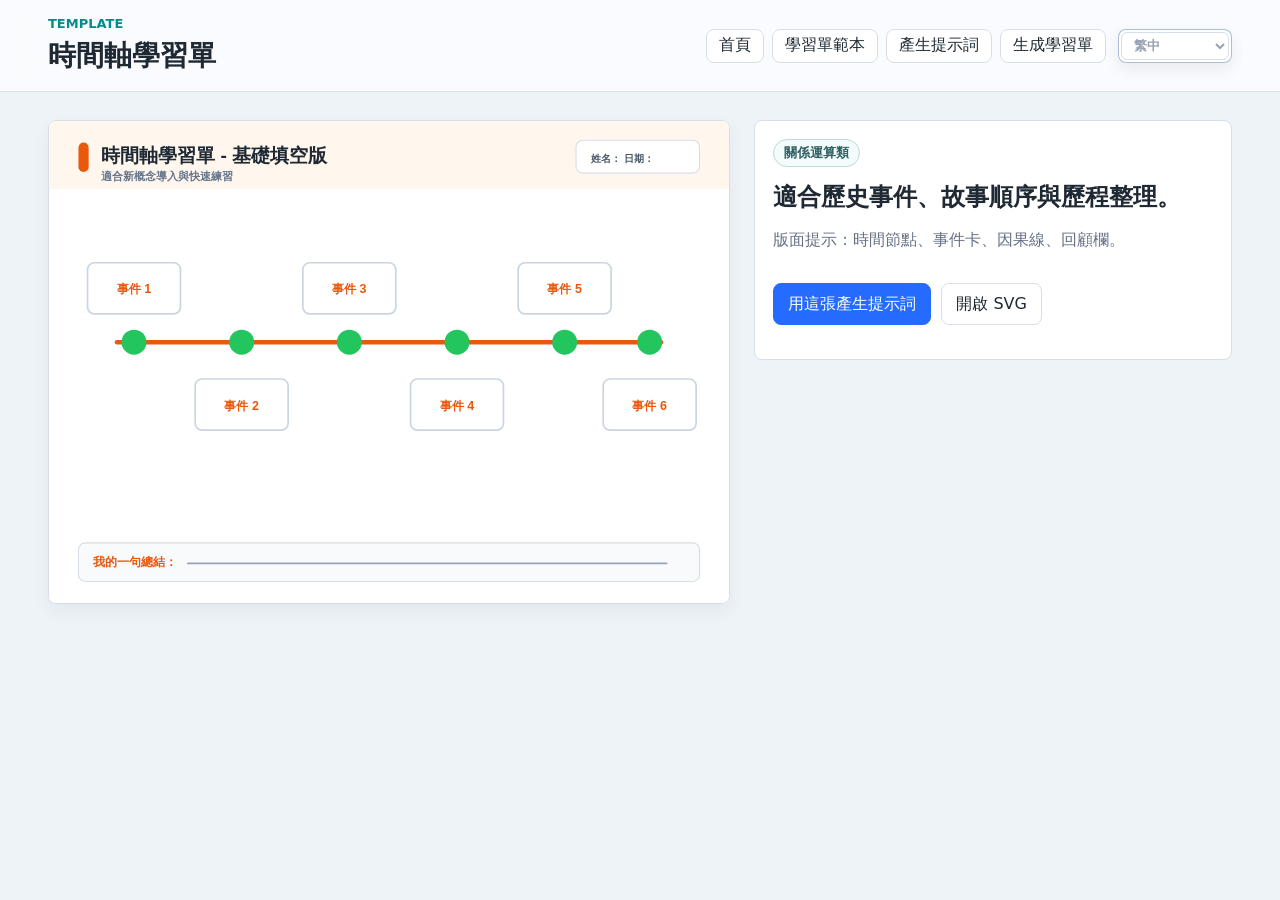
<file: template-timeline.html>
<!doctype html>
<html lang="zh-Hant">
  <head>
    <meta charset="utf-8">
    <meta name="viewport" content="width=device-width, initial-scale=1">
    <title>時間軸學習單｜視覺化學習單工房</title>
    <link rel="stylesheet" href="styles.css?v=20260708-prompt-loading">
  </head>
  <body>
    <header class="topbar">
      <div>
        <p class="eyebrow">Template</p>
        <h1>時間軸學習單</h1>
      </div>
      <nav aria-label="主要頁面">
        <a href="index.html">首頁</a>
        <a href="templates.html">學習單範本</a>
        <a href="prompt.html?template=timeline">產生提示詞</a>
        <a href="draw.html">生成學習單</a>
      </nav>
    </header>
    <main>
      <section class="template-detail">
        <img src="image_sample/worksheet-21-timeline.svg" alt="時間軸學習單">
        <div class="template-notes">
          <span class="logic-badge">關係運算類</span>
          <h2>適合歷史事件、故事順序與歷程整理。</h2>
          <p>版面提示：時間節點、事件卡、因果線、回顧欄。</p>
          <div class="actions">
            <a class="button-link primary" href="prompt.html?template=timeline">用這張產生提示詞</a>
            <a class="button-link" href="image_sample/worksheet-21-timeline.svg" target="_blank" rel="noopener">開啟 SVG</a>
          </div>
        </div>
      </section>
    </main>
    <script src="app.js?v=20260708-prompt-loading"></script>
  </body>
</html>
</file>
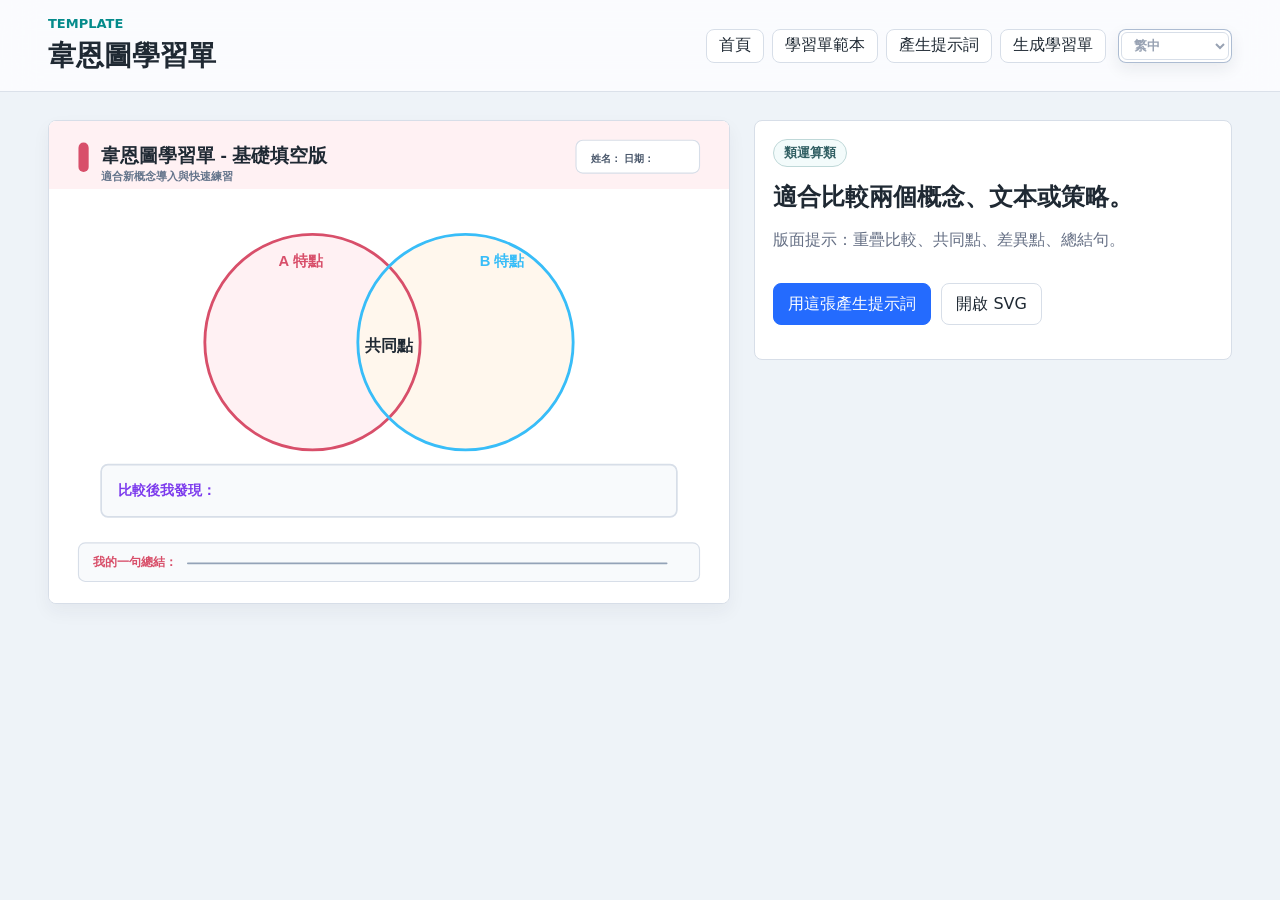
<file: template-venn.html>
<!doctype html>
<html lang="zh-Hant">
  <head>
    <meta charset="utf-8">
    <meta name="viewport" content="width=device-width, initial-scale=1">
    <title>韋恩圖學習單｜視覺化學習單工房</title>
    <link rel="stylesheet" href="styles.css?v=20260708-prompt-loading">
  </head>
  <body>
    <header class="topbar">
      <div>
        <p class="eyebrow">Template</p>
        <h1>韋恩圖學習單</h1>
      </div>
      <nav aria-label="主要頁面">
        <a href="index.html">首頁</a>
        <a href="templates.html">學習單範本</a>
        <a href="prompt.html?template=venn">產生提示詞</a>
        <a href="draw.html">生成學習單</a>
      </nav>
    </header>
    <main>
      <section class="template-detail">
        <img src="image_sample/worksheet-11-venn.svg" alt="韋恩圖學習單">
        <div class="template-notes">
          <span class="logic-badge">類運算類</span>
          <h2>適合比較兩個概念、文本或策略。</h2>
          <p>版面提示：重疊比較、共同點、差異點、總結句。</p>
          <div class="actions">
            <a class="button-link primary" href="prompt.html?template=venn">用這張產生提示詞</a>
            <a class="button-link" href="image_sample/worksheet-11-venn.svg" target="_blank" rel="noopener">開啟 SVG</a>
          </div>
        </div>
      </section>
    </main>
    <script src="app.js?v=20260708-prompt-loading"></script>
  </body>
</html>
</file>
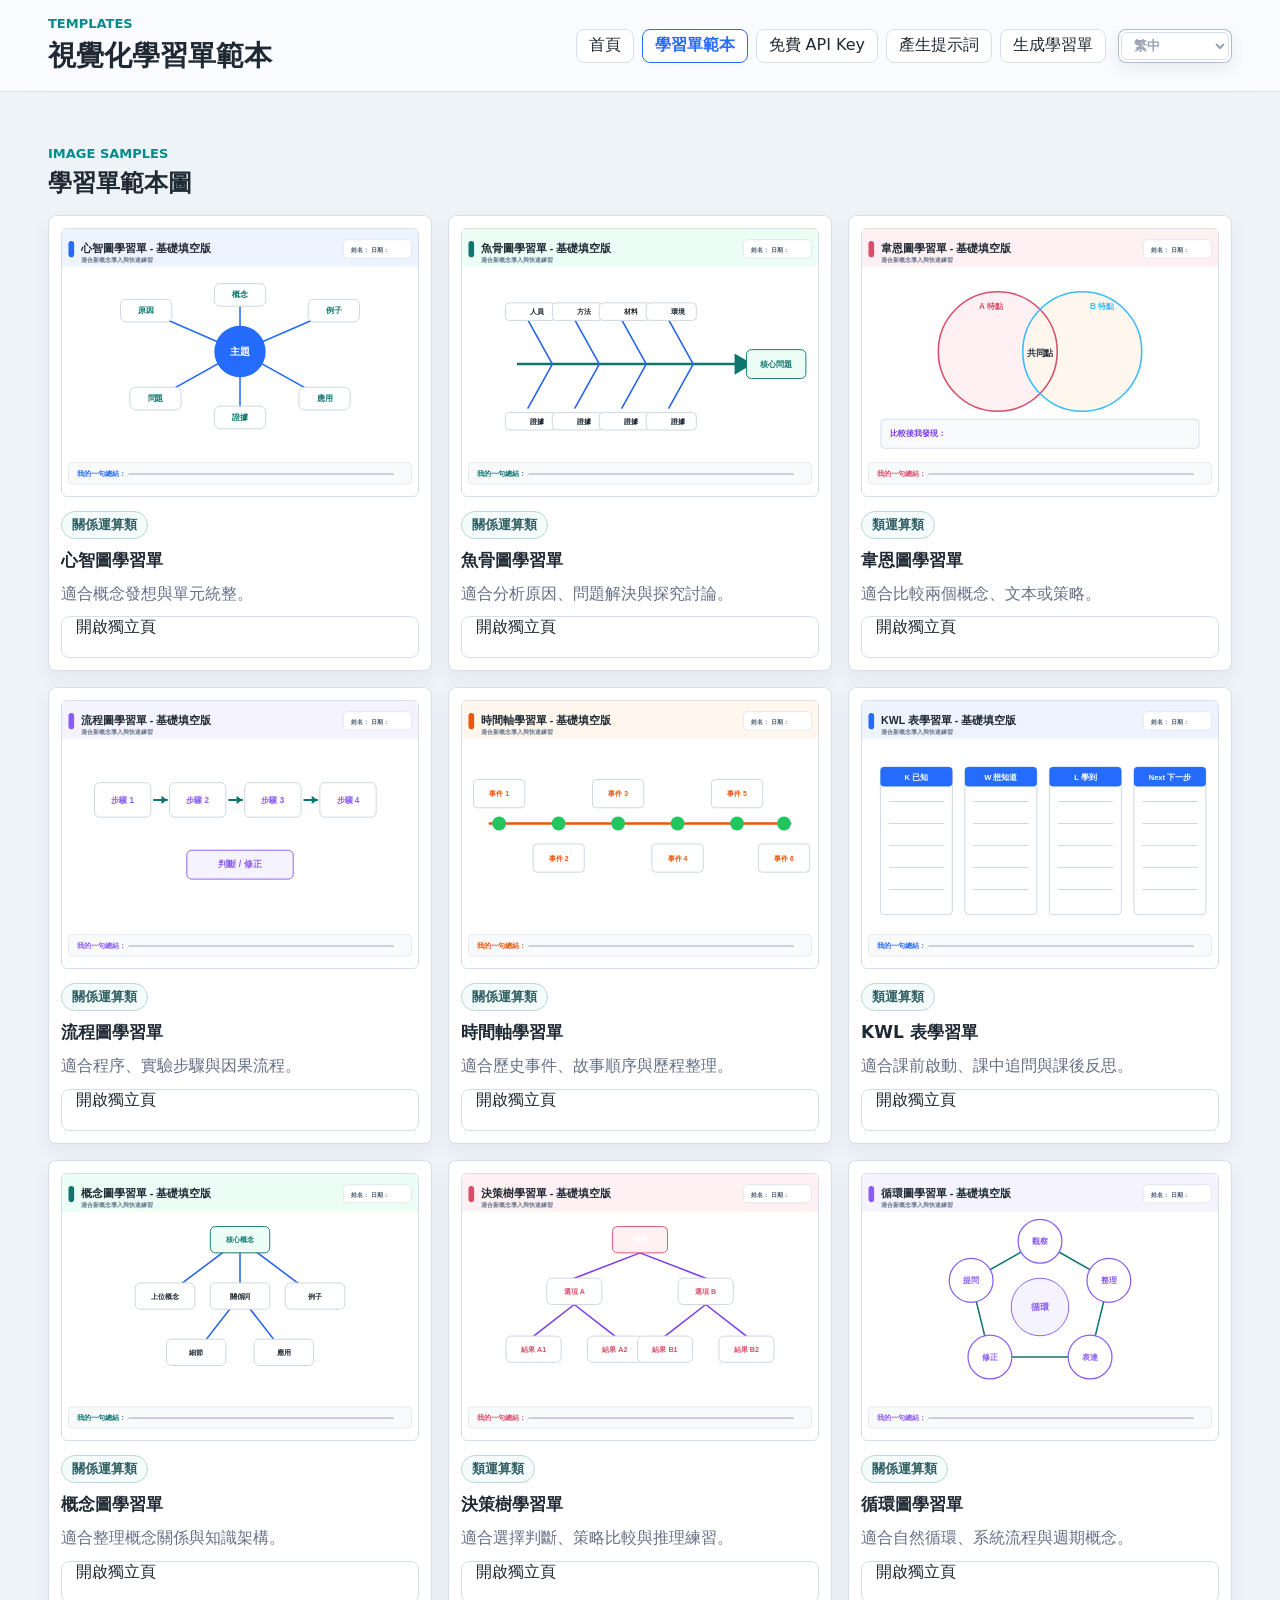
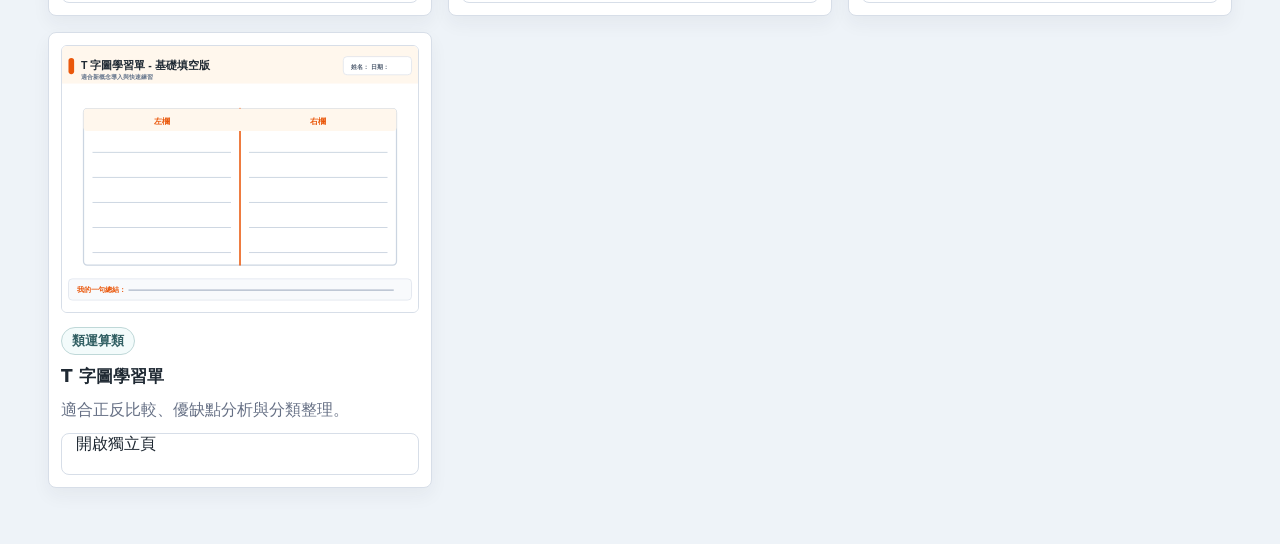
<file: templates.html>
<!doctype html>
<html lang="zh-Hant">
  <head>
    <meta charset="utf-8">
    <meta name="viewport" content="width=device-width, initial-scale=1">
    <title>學習單範本｜視覺化學習單工房</title>
    <link rel="stylesheet" href="styles.css?v=20260708-prompt-loading">
  </head>
  <body data-page="templates">
    <header class="topbar">
      <div>
        <p class="eyebrow">Templates</p>
        <h1>視覺化學習單範本</h1>
      </div>
      <nav aria-label="主要頁面">
        <a href="index.html">首頁</a>
        <a href="templates.html" class="active">學習單範本</a>
        <a href="free-api.html">免費 API Key</a>
        <a href="prompt.html">產生提示詞</a>
        <a href="draw.html">生成學習單</a>
      </nav>
    </header>

    <main>
      <section class="section page-shell">
        <div class="section-head">
          <div>
            <p class="eyebrow">Image Samples</p>
            <h2>學習單範本圖</h2>
          </div>
        </div>
        <div id="templateGrid" class="template-grid template-grid-wide" aria-live="polite"></div>
      </section>
    </main>

    <script src="template_data.js"></script>
    <script src="app.js?v=20260708-prompt-loading"></script>
  </body>
</html>
</file>
<file: styles.css>
:root {
  color-scheme: light;
  --ink: #1f2933;
  --muted: #667085;
  --line: #d7dee8;
  --paper: #fbfcfe;
  --blue: #246bfe;
  --teal: #048b8b;
  --rose: #d84f6a;
  --yellow: #f3b33d;
  --green: #3c8f5c;
  --shadow: 0 18px 50px rgba(31, 41, 51, 0.12);
}

* {
  box-sizing: border-box;
}

body {
  margin: 0;
  background: #eef3f8;
  color: var(--ink);
  font-family: ui-sans-serif, system-ui, -apple-system, BlinkMacSystemFont, "Segoe UI", sans-serif;
}

button,
input,
select,
textarea {
  font: inherit;
}

button {
  position: relative;
  min-height: 42px;
  border: 1px solid var(--line);
  border-radius: 8px;
  background: #fff;
  color: var(--ink);
  padding: 0 14px;
  cursor: pointer;
  overflow: hidden;
  transition: transform 160ms ease, border-color 160ms ease, background 160ms ease, color 160ms ease, box-shadow 160ms ease;
}

button:hover {
  border-color: #9db1cb;
}

button.primary {
  border-color: var(--blue);
  background: var(--blue);
  color: #fff;
}

.stage-field {
  position: relative;
  border: 1px solid transparent;
  border-radius: 8px;
  padding: 8px;
  margin: -8px;
}

#stage {
  border-color: var(--blue);
  background: var(--blue);
  color: #ffffff;
  font-weight: 800;
}

#stage option {
  background: var(--blue);
  color: #ffffff;
  font-weight: 800;
}

#stageField,
#subjectField {
  grid-column: 1;
}

#worksheetFamilyField,
#visualTypeField {
  grid-column: 2;
}

#providerHelp,
#visualTypeHelp {
  display: none;
}

.stage-field::after {
  position: absolute;
  right: 12px;
  bottom: -10px;
  width: min(180px, 36vw);
  height: 3px;
  border-radius: 999px;
  background: linear-gradient(90deg, var(--yellow), var(--blue), var(--teal));
  content: "";
  opacity: 0;
  transform: scaleX(0.2);
  transform-origin: right center;
}

.stage-field.stage-pulse {
  animation: stage-focus-ring 1100ms ease both;
}

.stage-field.stage-pulse::after {
  animation: stage-flow-line 1100ms ease both;
}

.stage-generation-actions {
  align-items: center;
}

.stage-generate-button {
  display: inline-flex;
  align-items: center;
  gap: 12px;
  min-height: 52px;
  padding-inline: 14px 16px;
  box-shadow: 0 12px 28px rgba(36, 107, 254, 0.18);
}

.stage-generate-button::before {
  position: absolute;
  inset: 0;
  background: linear-gradient(110deg, transparent 0 18%, rgba(255, 255, 255, 0.26) 34%, transparent 52%);
  content: "";
  transform: translateX(-120%);
}

.stage-generate-button.stage-pulse {
  animation: stage-button-pop 900ms ease both;
}

.stage-generate-button.stage-pulse::before {
  animation: stage-button-sheen 900ms ease both;
}

.stage-generate-button span,
.stage-generate-button strong {
  position: relative;
  z-index: 1;
}

.step-icon {
  width: 34px;
  height: 34px;
  flex: 0 0 34px;
  display: inline-grid;
  place-items: center;
  border: 4px solid #fff;
  border-radius: 999px;
  background: #ff0c0c;
  color: #fff;
  box-shadow: 0 2px 5px rgba(17, 24, 39, 0.32);
  font-size: 23px;
  font-weight: 900;
  line-height: 1;
}

.stage-step-icon {
  margin-left: -2px;
}

.stage-generate-button strong {
  border-radius: 999px;
  background: rgba(255, 255, 255, 0.18);
  padding: 5px 9px;
  font-size: 13px;
  white-space: nowrap;
}

.stage-generate-cue {
  margin: 0;
  color: #315f63;
  font-weight: 800;
  line-height: 1.5;
}

.stage-generate-cue.stage-pulse {
  animation: stage-cue-fade 1100ms ease both;
}

@keyframes stage-focus-ring {
  0% {
    border-color: transparent;
    background: transparent;
    box-shadow: none;
  }

  34% {
    border-color: rgba(36, 107, 254, 0.55);
    background: rgba(36, 107, 254, 0.07);
    box-shadow: 0 0 0 6px rgba(36, 107, 254, 0.12);
  }

  100% {
    border-color: transparent;
    background: transparent;
    box-shadow: none;
  }
}

@keyframes stage-flow-line {
  0% {
    opacity: 0;
    transform: scaleX(0.2);
  }

  35% {
    opacity: 1;
    transform: scaleX(1);
  }

  100% {
    opacity: 0;
    transform: scaleX(0.2);
  }
}

@keyframes stage-button-pop {
  0% {
    transform: translateY(0) scale(1);
  }

  42% {
    transform: translateY(-2px) scale(1.03);
    box-shadow: 0 16px 32px rgba(36, 107, 254, 0.28);
  }

  100% {
    transform: translateY(0) scale(1);
  }
}

@keyframes stage-button-sheen {
  from {
    transform: translateX(-120%);
  }

  to {
    transform: translateX(120%);
  }
}

@keyframes stage-cue-fade {
  0% {
    color: var(--muted);
    transform: translateX(-4px);
  }

  35% {
    color: var(--teal);
    transform: translateX(0);
  }

  100% {
    color: #315f63;
  }
}

button.copy-feedback {
  border-color: var(--green);
  background: var(--green);
  color: #fff;
  box-shadow: 0 10px 22px rgba(60, 143, 92, 0.24);
  animation: copy-pop 520ms ease;
}

button.copy-feedback::after {
  position: absolute;
  inset: -40% auto -40% -45%;
  width: 36%;
  background: linear-gradient(90deg, transparent, rgba(255, 255, 255, 0.72), transparent);
  content: "";
  transform: skewX(-18deg);
  animation: copy-sheen 720ms ease;
}

@keyframes copy-pop {
  0% {
    transform: scale(1);
  }

  38% {
    transform: scale(1.06);
  }

  70% {
    transform: scale(0.98);
  }

  100% {
    transform: scale(1);
  }
}

@keyframes copy-sheen {
  from {
    left: -45%;
  }

  to {
    left: 120%;
  }
}

@media (prefers-reduced-motion: reduce) {
  button {
    transition: none;
  }

  button.copy-feedback {
    animation: none;
  }

  button.copy-feedback::after {
    display: none;
  }

  .stage-field.stage-pulse,
  .stage-field.stage-pulse::after,
  .stage-generate-button.stage-pulse,
  .stage-generate-button.stage-pulse::before,
  .stage-generate-cue.stage-pulse {
    animation: none;
  }

  .language-lock-note,
  .language-lock-note::after {
    animation: none;
  }

  .language-lock-note::after {
    display: none;
  }

  .prompt-loading-clock::before,
  .prompt-loading-clock::after {
    animation: none;
  }
}

.topbar {
  position: sticky;
  top: 0;
  z-index: 10;
  display: grid;
  grid-template-columns: minmax(0, 1fr) auto auto;
  align-items: center;
  gap: 12px;
  padding: 16px clamp(18px, 4vw, 48px);
  border-bottom: 1px solid rgba(215, 222, 232, 0.9);
  background: rgba(251, 252, 254, 0.92);
  backdrop-filter: blur(18px);
}

.topbar > :first-child {
  min-width: 0;
}

.language-switcher {
  flex: 0 0 auto;
  display: inline-flex;
  align-items: center;
  width: auto;
  height: 34px;
  border: 1px solid rgba(159, 177, 203, 0.85);
  border-radius: 8px;
  background: rgba(255, 255, 255, 0.96);
  color: #344054;
  padding: 2px;
  box-shadow: 0 6px 16px rgba(31, 41, 51, 0.08);
  backdrop-filter: blur(14px);
  font-size: 13px;
  font-weight: 800;
}

.language-switcher select {
  width: auto;
  min-width: 96px;
  height: 28px;
  border-radius: 6px;
  padding: 4px 24px 4px 8px;
  color: #98a2b3;
  font-size: 13px;
  font-weight: 800;
}

.topbar h1,
.section h2,
.hero h2 {
  margin: 0;
  letter-spacing: 0;
}

.topbar h1 {
  font-size: clamp(20px, 3vw, 28px);
}

.topbar-title {
  display: grid;
  gap: 3px;
}

.language-lock-note {
  position: relative;
  width: max-content;
  max-width: min(760px, 100%);
  overflow: hidden;
  margin: 2px 0 0;
  border: 2px solid #111827;
  border-radius: 8px;
  background: #f59e0b;
  color: #111827;
  padding: 5px 10px;
  box-shadow: 0 3px 0 #111827, 0 10px 24px rgba(17, 24, 39, 0.18);
  font-size: 13px;
  font-weight: 900;
  line-height: 1.45;
  animation: language-note-pulse 1800ms ease-in-out infinite;
}

.language-lock-note::after {
  position: absolute;
  inset: -45% auto -45% -38%;
  width: 30%;
  background: linear-gradient(90deg, transparent, rgba(255, 255, 255, 0.72), transparent);
  content: "";
  transform: skewX(-18deg);
  animation: language-note-sheen 2600ms ease-in-out infinite;
}

@keyframes language-note-pulse {
  0%,
  100% {
    transform: translateY(0);
    box-shadow: 0 3px 0 #111827, 0 10px 24px rgba(17, 24, 39, 0.18);
  }

  50% {
    transform: translateY(-1px);
    box-shadow: 0 4px 0 #111827, 0 14px 30px rgba(245, 158, 11, 0.32);
  }
}

@keyframes language-note-sheen {
  0%,
  48% {
    left: -38%;
  }

  100% {
    left: 120%;
  }
}

.brand-row {
  display: flex;
  align-items: center;
  gap: 12px;
}

.brand-stack {
  display: grid;
  justify-items: start;
  gap: 4px;
}

nav {
  display: flex;
  flex-wrap: nowrap;
  gap: 8px;
  margin-left: auto;
  justify-content: flex-end;
}

nav a {
  flex: 0 0 auto;
  min-height: 34px;
  display: inline-flex;
  align-items: center;
  border: 1px solid var(--line);
  border-radius: 8px;
  padding: 0 12px;
  color: var(--ink);
  text-decoration: none;
  background: #fff;
  white-space: nowrap;
}

nav a.active {
  border-color: var(--blue);
  color: var(--blue);
  font-weight: 800;
}

.button-link {
  position: relative;
  min-height: 42px;
  display: inline-flex;
  align-items: center;
  gap: 8px;
  border: 1px solid var(--line);
  border-radius: 8px;
  background: #fff;
  color: var(--ink);
  padding: 0 14px;
  text-decoration: none;
  transition: transform 160ms ease, border-color 160ms ease, box-shadow 160ms ease;
}

.button-link.primary {
  border-color: var(--blue);
  background: var(--blue);
  color: #fff;
}

.button-link:hover {
  border-color: #9db1cb;
  transform: translateY(-1px);
}

.button-link svg {
  width: 19px;
  height: 19px;
  flex: 0 0 auto;
  fill: none;
  stroke: currentColor;
  stroke-linecap: round;
  stroke-linejoin: round;
  stroke-width: 2.3;
}

.big-icon-link {
  position: relative;
  width: 72px;
  height: 72px;
  display: inline-grid;
  place-items: center;
  border: 1px solid #9fc7c4;
  border-radius: 12px;
  background: #f2fbfb;
  color: #075f63;
  text-decoration: none;
  transition: transform 160ms ease, border-color 160ms ease, box-shadow 160ms ease;
}

.big-icon-link:hover,
.big-icon-link:focus-visible {
  border-color: #048b8b;
  box-shadow: 0 10px 22px rgba(4, 139, 139, 0.16);
  transform: translateY(-1px);
}

.big-icon-link img {
  display: block;
  width: 58px;
  height: 58px;
  object-fit: contain;
}

.big-icon-link::after {
  position: absolute;
  right: calc(100% + 10px);
  top: 50%;
  width: max-content;
  max-width: min(320px, 80vw);
  border: 1px solid #bfd8d8;
  border-radius: 8px;
  background: #1f2933;
  color: #fff;
  padding: 8px 10px;
  content: attr(data-tooltip);
  font-size: 13px;
  font-weight: 800;
  line-height: 1.35;
  opacity: 0;
  pointer-events: none;
  transform: translate(8px, -50%);
  transition: opacity 160ms ease, transform 160ms ease;
  z-index: 20;
}

.big-icon-link:hover::after,
.big-icon-link:focus-visible::after {
  opacity: 1;
  transform: translate(0, -50%);
}

main {
  display: grid;
  gap: 28px;
  padding: 28px clamp(18px, 4vw, 48px) 56px;
}

.hero {
  min-height: 520px;
  display: grid;
  grid-template-columns: minmax(0, 0.95fr) minmax(360px, 1.05fr);
  gap: 32px;
  align-items: center;
  overflow: hidden;
}

.hero-copy {
  max-width: 680px;
}

.hero h2 {
  max-width: 14ch;
  font-size: clamp(44px, 6vw, 76px);
  line-height: 0.98;
}

.hero p:not(.eyebrow) {
  max-width: 680px;
  color: #485465;
  font-size: 20px;
  line-height: 1.7;
}

.hero img {
  width: 100%;
  min-height: 420px;
  object-fit: contain;
  filter: drop-shadow(var(--shadow));
}

.section {
  border-top: 1px solid var(--line);
  padding-top: 26px;
}

.page-shell {
  border-top: 0;
}

.recommended-title {
  display: grid;
  justify-items: start;
  gap: 6px;
}

.directory-strip {
  display: grid;
  grid-template-columns: repeat(4, minmax(0, 1fr));
  gap: 12px;
}

.directory-strip div {
  display: grid;
  gap: 5px;
  border: 1px solid var(--line);
  border-radius: 8px;
  background: #fff;
  padding: 14px;
}

.directory-strip span {
  color: var(--muted);
  font-size: 13px;
  font-weight: 700;
}

.directory-strip strong {
  overflow-wrap: anywhere;
  color: var(--teal);
  font-family: ui-monospace, SFMono-Regular, Menlo, Consolas, monospace;
}

.section-head {
  display: flex;
  align-items: end;
  justify-content: space-between;
  gap: 18px;
  margin-bottom: 16px;
}

.eyebrow {
  margin: 0 0 6px;
  color: var(--teal);
  font-size: 13px;
  font-weight: 800;
  text-transform: uppercase;
}

.template-grid {
  display: grid;
  grid-template-columns: repeat(4, minmax(0, 1fr));
  gap: 16px;
}

.template-grid-wide {
  grid-template-columns: repeat(3, minmax(0, 1fr));
}

.template-card {
  display: grid;
  gap: 10px;
  border: 1px solid var(--line);
  border-radius: 8px;
  background: #fff;
  padding: 12px;
  box-shadow: 0 8px 18px rgba(31, 41, 51, 0.05);
}

.template-card.selected {
  outline: 3px solid rgba(36, 107, 254, 0.22);
  border-color: var(--blue);
}

.template-card img {
  width: 100%;
  aspect-ratio: 4 / 3;
  object-fit: cover;
  border: 1px solid var(--line);
  border-radius: 6px;
  background: #fff;
}

.template-card a {
  display: block;
}

.template-card h3 {
  margin: 0;
  font-size: 17px;
}

.logic-badge {
  width: max-content;
  max-width: 100%;
  border: 1px solid #bfd8d8;
  border-radius: 999px;
  background: #f3fbfb;
  color: #315f63;
  padding: 4px 10px;
  font-size: 13px;
  font-weight: 800;
}

.template-card p,
.status,
.privacy {
  margin: 0;
  color: var(--muted);
  line-height: 1.55;
}

.template-detail {
  display: grid;
  grid-template-columns: minmax(0, 1fr) minmax(320px, 0.7fr);
  gap: 24px;
  align-items: start;
}

.template-detail img {
  width: 100%;
  border: 1px solid var(--line);
  border-radius: 8px;
  background: #fff;
  box-shadow: 0 8px 18px rgba(31, 41, 51, 0.05);
}

.template-notes {
  display: grid;
  gap: 14px;
  border: 1px solid var(--line);
  border-radius: 8px;
  background: #fff;
  padding: 18px;
}

.template-notes h2,
.template-notes p {
  margin: 0;
}

.template-notes p {
  color: var(--muted);
  line-height: 1.65;
}

.field-help {
  margin: 0;
  border: 1px solid #bfd8d8;
  border-radius: 8px;
  background: #f3fbfb;
  color: #315f63;
  padding: 12px;
  font-weight: 700;
  line-height: 1.6;
}

.guide-grid {
  display: grid;
  grid-template-columns: repeat(2, minmax(0, 1fr));
  gap: 18px;
}

.guide-card {
  display: grid;
  align-content: start;
  gap: 14px;
  border: 1px solid var(--line);
  border-radius: 8px;
  background: #fff;
  padding: 18px;
  box-shadow: 0 8px 18px rgba(31, 41, 51, 0.05);
}

.guide-card h2,
.guide-card p {
  margin: 0;
}

.guide-card p {
  color: var(--muted);
  line-height: 1.6;
}

.guide-card ol {
  margin: 0;
  padding-left: 22px;
  line-height: 1.75;
}

.required-note {
  color: #d21d1d;
  font-weight: 900;
}

.safety-note {
  margin-top: 18px;
}

.draw-layout {
  display: grid;
  grid-template-columns: minmax(0, 1fr) minmax(320px, 0.75fr);
  gap: 22px;
  align-items: stretch;
}

.generate-page {
  display: grid;
  grid-template-columns: minmax(0, 1fr) minmax(320px, 0.85fr);
  gap: 24px;
  align-items: start;
}

.lead-copy {
  max-width: 760px;
  color: var(--muted);
  line-height: 1.7;
}

.prompt-panel {
  margin-top: 18px;
}

.tool-entry-grid {
  display: grid;
  gap: 14px;
}

.tool-entry-card {
  display: grid;
  gap: 16px;
  border: 1px solid var(--line);
  border-radius: 8px;
  background: #fff;
  padding: 18px;
  box-shadow: 0 8px 18px rgba(31, 41, 51, 0.05);
}

.tool-entry-card h3,
.tool-entry-card p {
  margin: 0;
}

.tool-entry-card h3 {
  font-size: 22px;
}

.tool-entry-card p:not(.eyebrow) {
  color: var(--muted);
  line-height: 1.6;
}

.tool-entry-button {
  justify-self: start;
  border-color: var(--blue);
  background: var(--blue);
  color: #fff;
}

.panel,
.result-frame {
  border: 1px solid var(--line);
  border-radius: 8px;
  background: #fff;
  padding: 18px;
}

.result-frame {
  display: grid;
  place-items: center;
  min-height: 260px;
}

.result-frame img {
  max-width: 100%;
  max-height: 520px;
  object-fit: contain;
}

.input-row {
  display: grid;
  grid-template-columns: minmax(0, 1fr) auto;
  gap: 10px;
  margin: 8px 0 10px;
}

label {
  display: grid;
  gap: 7px;
  color: #344054;
  font-weight: 700;
}

input,
select,
textarea {
  width: 100%;
  border: 1px solid var(--line);
  border-radius: 8px;
  background: #fff;
  color: var(--ink);
  padding: 11px 12px;
}

textarea {
  resize: vertical;
}

.api-key-security {
  display: flex;
  flex-wrap: wrap;
  align-items: center;
  gap: 10px;
}

.api-key-security button {
  min-height: 40px;
  border-color: #d92d20;
  color: #b42318;
  font-weight: 800;
}

.checkbox-label {
  width: max-content;
  max-width: 100%;
  display: inline-flex;
  align-items: center;
  gap: 8px;
  color: var(--muted);
  font-size: 14px;
  font-weight: 800;
}

.checkbox-label input {
  width: 18px;
  height: 18px;
  padding: 0;
  accent-color: var(--blue);
}

.form-grid {
  display: grid;
  grid-template-columns: repeat(2, minmax(0, 1fr));
  gap: 14px;
}

.blue-panel {
  position: relative;
  min-width: 0;
  border: 3px solid var(--blue);
  border-radius: 10px;
  background: rgba(36, 107, 254, 0.035);
  padding: 18px;
}

.blue-panel legend {
  border-radius: 999px;
  background: var(--blue);
  color: #fff;
  padding: 6px 12px;
  font-weight: 900;
}

.panel-grid {
  margin-top: 4px;
}

.form-grid.single-column {
  grid-template-columns: 1fr;
}

.learning-fields-grid {
  display: grid;
  grid-template-columns: repeat(3, minmax(0, 1fr));
  gap: 14px;
}

.learning-fields-grid textarea {
  min-height: 130px;
}

.wide {
  grid-column: 1 / -1;
}

.actions {
  display: flex;
  flex-wrap: wrap;
  gap: 10px;
  margin: 16px 0;
}

.compact-actions {
  margin: 0;
}

.prompt-output {
  min-height: 300px;
  border-color: #aec2dd;
  background: #fff;
  line-height: 1.55;
}

.prompt-output-panel {
  margin-top: 14px;
}

.prompt-output-panel .actions {
  margin-top: 4px;
}

.prompt-generate-button {
  display: inline-flex;
  align-items: center;
  gap: 10px;
  min-height: 52px;
  padding-inline: 12px 16px;
}

.prompt-generate-button span {
  position: relative;
  z-index: 1;
}

.prompt-loading-indicator {
  display: none;
  align-items: center;
  gap: 5px;
  margin-left: 2px;
  border-radius: 999px;
  background: rgba(255, 255, 255, 0.18);
  padding: 3px 7px;
  color: rgba(255, 255, 255, 0.9);
  font-size: 12px;
  font-weight: 900;
  white-space: nowrap;
}

.prompt-generate-button.is-loading .prompt-loading-indicator {
  display: inline-flex;
}

.prompt-loading-clock {
  width: 13px;
  height: 13px;
  border: 2px solid rgba(255, 255, 255, 0.92);
  border-radius: 50%;
  box-shadow: inset 0 0 0 1px rgba(17, 24, 39, 0.08);
}

.prompt-loading-clock::before,
.prompt-loading-clock::after {
  content: "";
  position: absolute;
  left: 50%;
  top: 50%;
  width: 2px;
  border-radius: 999px;
  background: #fff;
  transform-origin: 50% 100%;
}

.prompt-loading-clock::before {
  height: 5px;
  animation: loadingClockHand 900ms linear infinite;
}

.prompt-loading-clock::after {
  height: 4px;
  animation: loadingClockHand 5400ms linear infinite;
}

@keyframes loadingClockHand {
  from {
    transform: translate(-50%, -100%) rotate(0deg);
  }

  to {
    transform: translate(-50%, -100%) rotate(360deg);
  }
}

.prompt-block {
  display: grid;
  gap: 8px;
  margin-top: 14px;
  color: var(--muted);
  font-weight: 800;
}

.prompt-block-head {
  display: flex;
  align-items: center;
  justify-content: flex-start;
  gap: 10px;
}

.inline-copy {
  min-height: 32px;
  border: 2px solid #111827;
  background: #f59e0b;
  color: #111827;
  padding: 0 12px;
  font-size: 14px;
  font-weight: 900;
  box-shadow: 0 3px 0 #111827, 0 8px 18px rgba(17, 24, 39, 0.16);
}

.inline-copy:hover {
  border-color: #111827;
  background: #fbbf24;
  color: #111827;
  box-shadow: 0 4px 0 #111827, 0 12px 24px rgba(17, 24, 39, 0.22);
  transform: translateY(-1px);
}

.inline-copy:active {
  box-shadow: 0 1px 0 #111827, 0 5px 12px rgba(17, 24, 39, 0.18);
  transform: translateY(2px);
}

.inline-copy:focus-visible {
  outline: 3px solid rgba(245, 158, 11, 0.35);
  outline-offset: 3px;
}

.inline-copy.copy-feedback {
  border-color: #111827;
  background: #22c55e;
  color: #111827;
  box-shadow: 0 3px 0 #111827, 0 12px 24px rgba(34, 197, 94, 0.22);
}

.prompt-output-grid {
  display: grid;
  grid-template-columns: repeat(2, minmax(0, 1fr));
  gap: 14px;
}

.split-output {
  min-height: 250px;
}

.copy-split {
  justify-self: start;
}

@media (max-width: 960px) {
  .topbar,
  .section-head {
    display: flex;
    align-items: flex-start;
    flex-direction: column;
  }

  .topbar {
    padding-right: 180px;
  }

  .topbar-title {
    width: 100%;
  }

  .language-lock-note {
    width: 100%;
    max-width: 100%;
  }

  .topbar nav {
    width: 100%;
    max-width: 100%;
    justify-content: flex-start;
    margin-left: 0;
    overflow-x: auto;
    padding-bottom: 4px;
  }

  .topbar .language-switcher {
    position: absolute;
    top: 16px;
    right: 18px;
  }

  .hero,
  .draw-layout,
  .generate-page,
  .template-detail {
    grid-template-columns: 1fr;
  }

  .hero {
    min-height: auto;
  }

  .hero h2 {
    max-width: 11ch;
    font-size: 46px;
  }

  .template-grid {
    grid-template-columns: repeat(2, minmax(0, 1fr));
  }

  .guide-grid {
    grid-template-columns: 1fr;
  }

  .directory-strip {
    grid-template-columns: repeat(2, minmax(0, 1fr));
  }
}

@media (max-width: 620px) {
  .template-grid,
  .directory-strip,
  .form-grid,
  .learning-fields-grid,
  .prompt-output-grid,
  .input-row {
    grid-template-columns: 1fr;
  }

  #stageField,
  #subjectField,
  #worksheetFamilyField,
  #visualTypeField {
    grid-column: 1;
  }

  .hero h2 {
    font-size: 38px;
  }

  .hero img {
    min-height: 280px;
  }

  .stage-generate-button {
    align-items: center;
    flex-direction: row;
    flex-wrap: wrap;
  }
}
</file>
